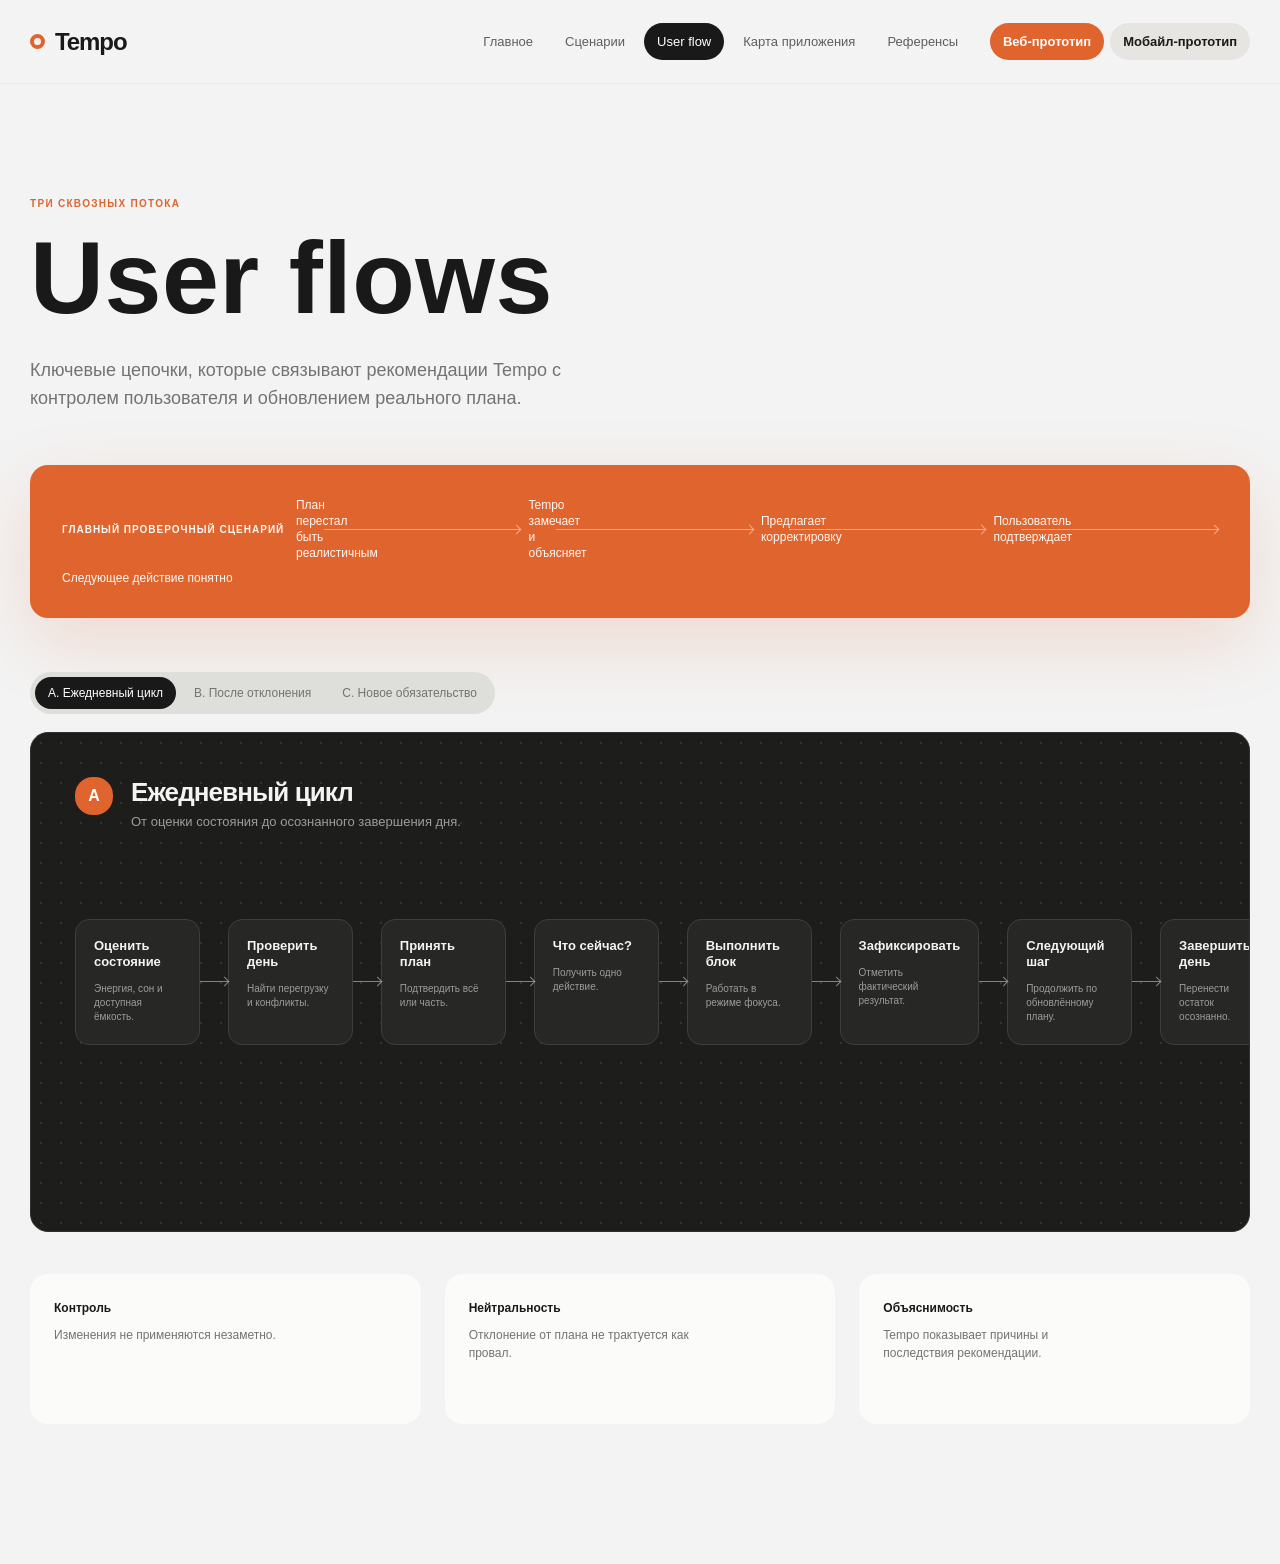
<file: flow.html>
<!doctype html>
<html lang="ru">
<head>
  <meta charset="UTF-8" />
  <meta name="viewport" content="width=device-width, initial-scale=1.0" />
  <meta name="description" content="Сквозные user flows Tempo" />
  <title>User flow - Tempo</title>
  <link rel="stylesheet" href="styles.css" />
</head>
<body>
  <header class="site-nav">
    <a class="brand" href="index.html"><span aria-hidden="true"></span>Tempo</a>
    <nav aria-label="Основная навигация"><a href="index.html">Главное</a><a href="scenarios.html">Сценарии</a><a class="active" href="flow.html">User flow</a><a href="sitemap.html">Карта приложения</a><a href="references.html">Референсы</a><a class="prototype-link" href="prototype/#signup">Веб-прототип</a><a class="prototype-link mobile-prototype-link" href="mobile/#signup">Мобайл-прототип</a></nav>
  </header>
  <main class="page-shell">
    <header class="page-title flow-heading">
      <p class="kicker">Три сквозных потока</p>
      <h1>User flows</h1>
      <p>Ключевые цепочки, которые связывают рекомендации Tempo с контролем пользователя и обновлением реального плана.</p>
    </header>

    <section class="core-callout">
      <span>Главный проверочный сценарий</span>
      <p>План перестал быть реалистичным</p><i></i><p>Tempo замечает и объясняет</p><i></i><p>Предлагает корректировку</p><i></i><p>Пользователь подтверждает</p><i></i><p>Следующее действие понятно</p>
    </section>

    <div class="flow-tabs" role="tablist" aria-label="Сквозные потоки">
      <button class="active" data-flow="daily" role="tab" aria-selected="true" type="button">A. Ежедневный цикл</button>
      <button data-flow="adapt" role="tab" aria-selected="false" type="button">B. После отклонения</button>
      <button data-flow="create" role="tab" aria-selected="false" type="button">C. Новое обязательство</button>
    </div>

    <section class="core-flow active" data-panel="daily" aria-label="Ежедневный цикл">
      <header><span>A</span><div><h2>Ежедневный цикл</h2><p>От оценки состояния до осознанного завершения дня.</p></div></header>
      <div class="core-flow-track">
        <article><b>Оценить состояние</b><p>Энергия, сон и доступная ёмкость.</p></article><i></i>
        <article><b>Проверить день</b><p>Найти перегрузку и конфликты.</p></article><i></i>
        <article><b>Принять план</b><p>Подтвердить всё или часть.</p></article><i></i>
        <article><b>Что сейчас?</b><p>Получить одно действие.</p></article><i></i>
        <article><b>Выполнить блок</b><p>Работать в режиме фокуса.</p></article><i></i>
        <article><b>Зафиксировать</b><p>Отметить фактический результат.</p></article><i></i>
        <article><b>Следующий шаг</b><p>Продолжить по обновлённому плану.</p></article><i></i>
        <article><b>Завершить день</b><p>Перенести остаток осознанно.</p></article>
      </div>
    </section>

    <section class="core-flow" data-panel="adapt" aria-label="Адаптация после отклонения">
      <header><span>B</span><div><h2>Адаптация после отклонения</h2><p>Внешнее событие не должно превращать весь день в провал.</p></div></header>
      <div class="core-flow-track short">
        <article><b>Обстоятельства изменились</b><p>Задержка, новая встреча или усталость.</p></article><i></i>
        <article><b>Обнаружить проблему</b><p>Определить затронутые задачи.</p></article><i></i>
        <article><b>Объяснить последствия</b><p>Показать, что больше не помещается.</p></article><i></i>
        <article><b>Предложить план</b><p>Собрать реалистичный остаток дня.</p></article><i></i>
        <article><b>Просмотреть изменения</b><p>Сравнить до и после.</p></article><i></i>
        <article><b>Подтвердить</b><p>Принять всё или отдельные изменения.</p></article><i></i>
        <article><b>Продолжить</b><p>Получить обновлённый следующий шаг.</p></article>
      </div>
    </section>

    <section class="core-flow" data-panel="create" aria-label="Добавление нового обязательства">
      <header><span>C</span><div><h2>Добавление нового обязательства</h2><p>Новая задача сразу проверяется на реалистичность.</p></div></header>
      <div class="core-flow-track short">
        <article><b>Создать задачу</b><p>Зафиксировать действие.</p></article><i></i>
        <article><b>Срок и длительность</b><p>Точная оценка или диапазон.</p></article><i></i>
        <article><b>Проверить ёмкость</b><p>Учесть календарь и другие задачи.</p></article><i></i>
        <article><b>Найти окно</b><p>Предложить подходящее время.</p></article><i></i>
        <article><b>Подтвердить</b><p>Принять или выбрать другое окно.</p></article><i></i>
        <article><b>Учитывать дальше</b><p>Включить в будущие рекомендации.</p></article>
      </div>
    </section>

    <section class="principles-strip" aria-label="Сквозные принципы">
      <article><span>Контроль</span><p>Изменения не применяются незаметно.</p></article>
      <article><span>Нейтральность</span><p>Отклонение от плана не трактуется как провал.</p></article>
      <article><span>Объяснимость</span><p>Tempo показывает причины и последствия рекомендации.</p></article>
    </section>
  </main>
  <script src="script.js"></script>
</body>
</html>
</file>
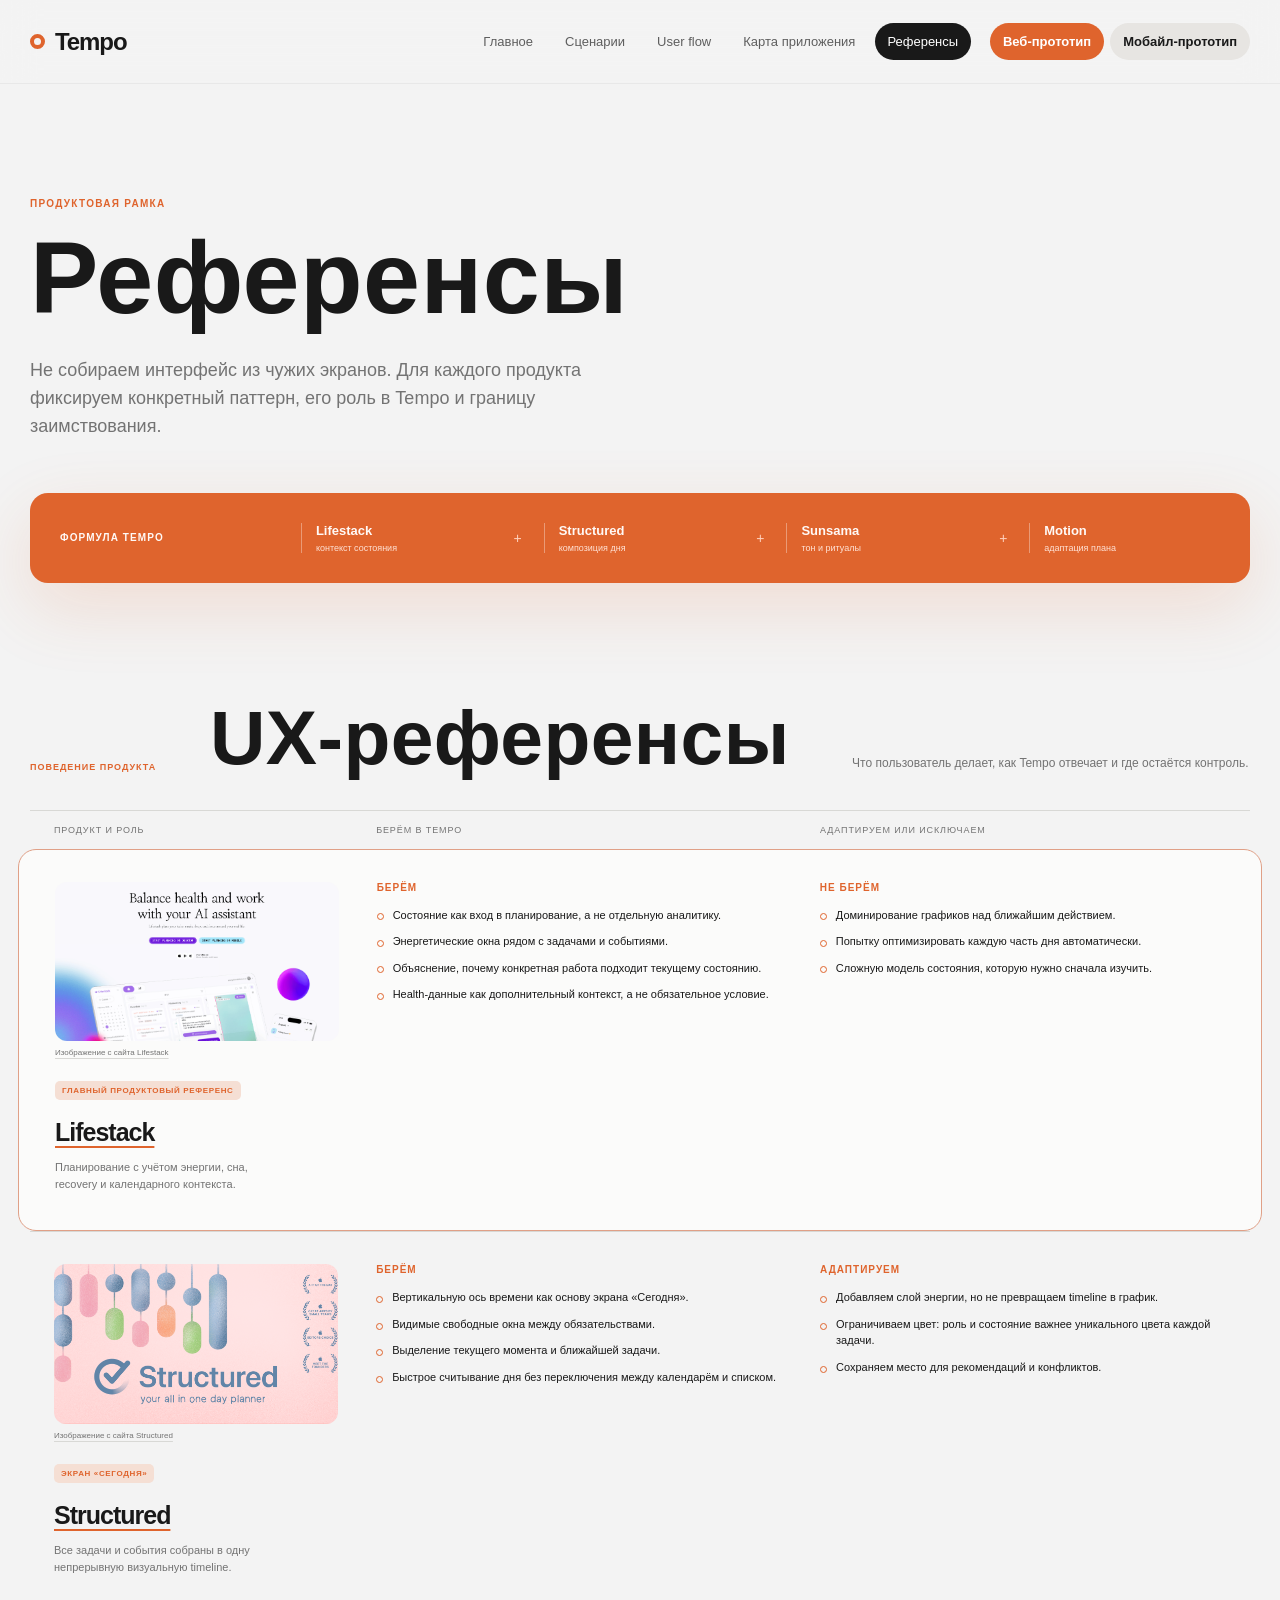
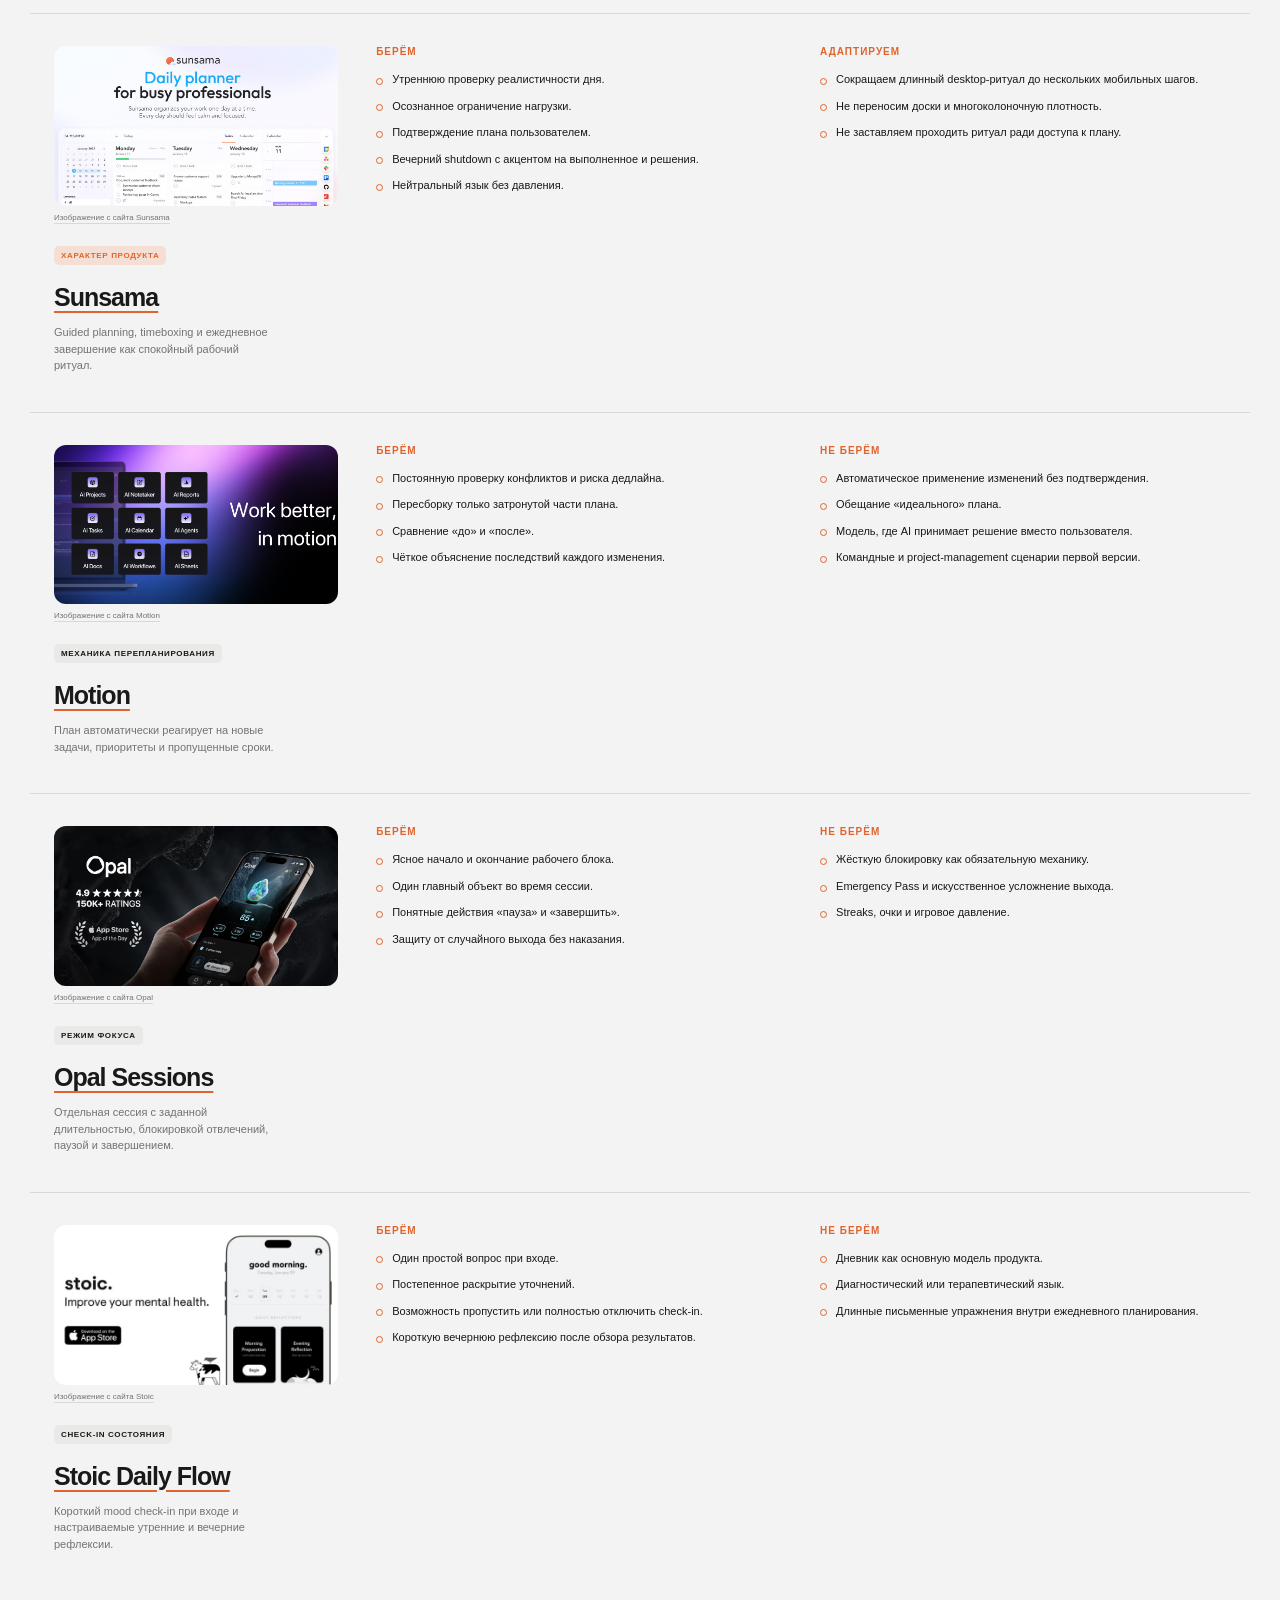
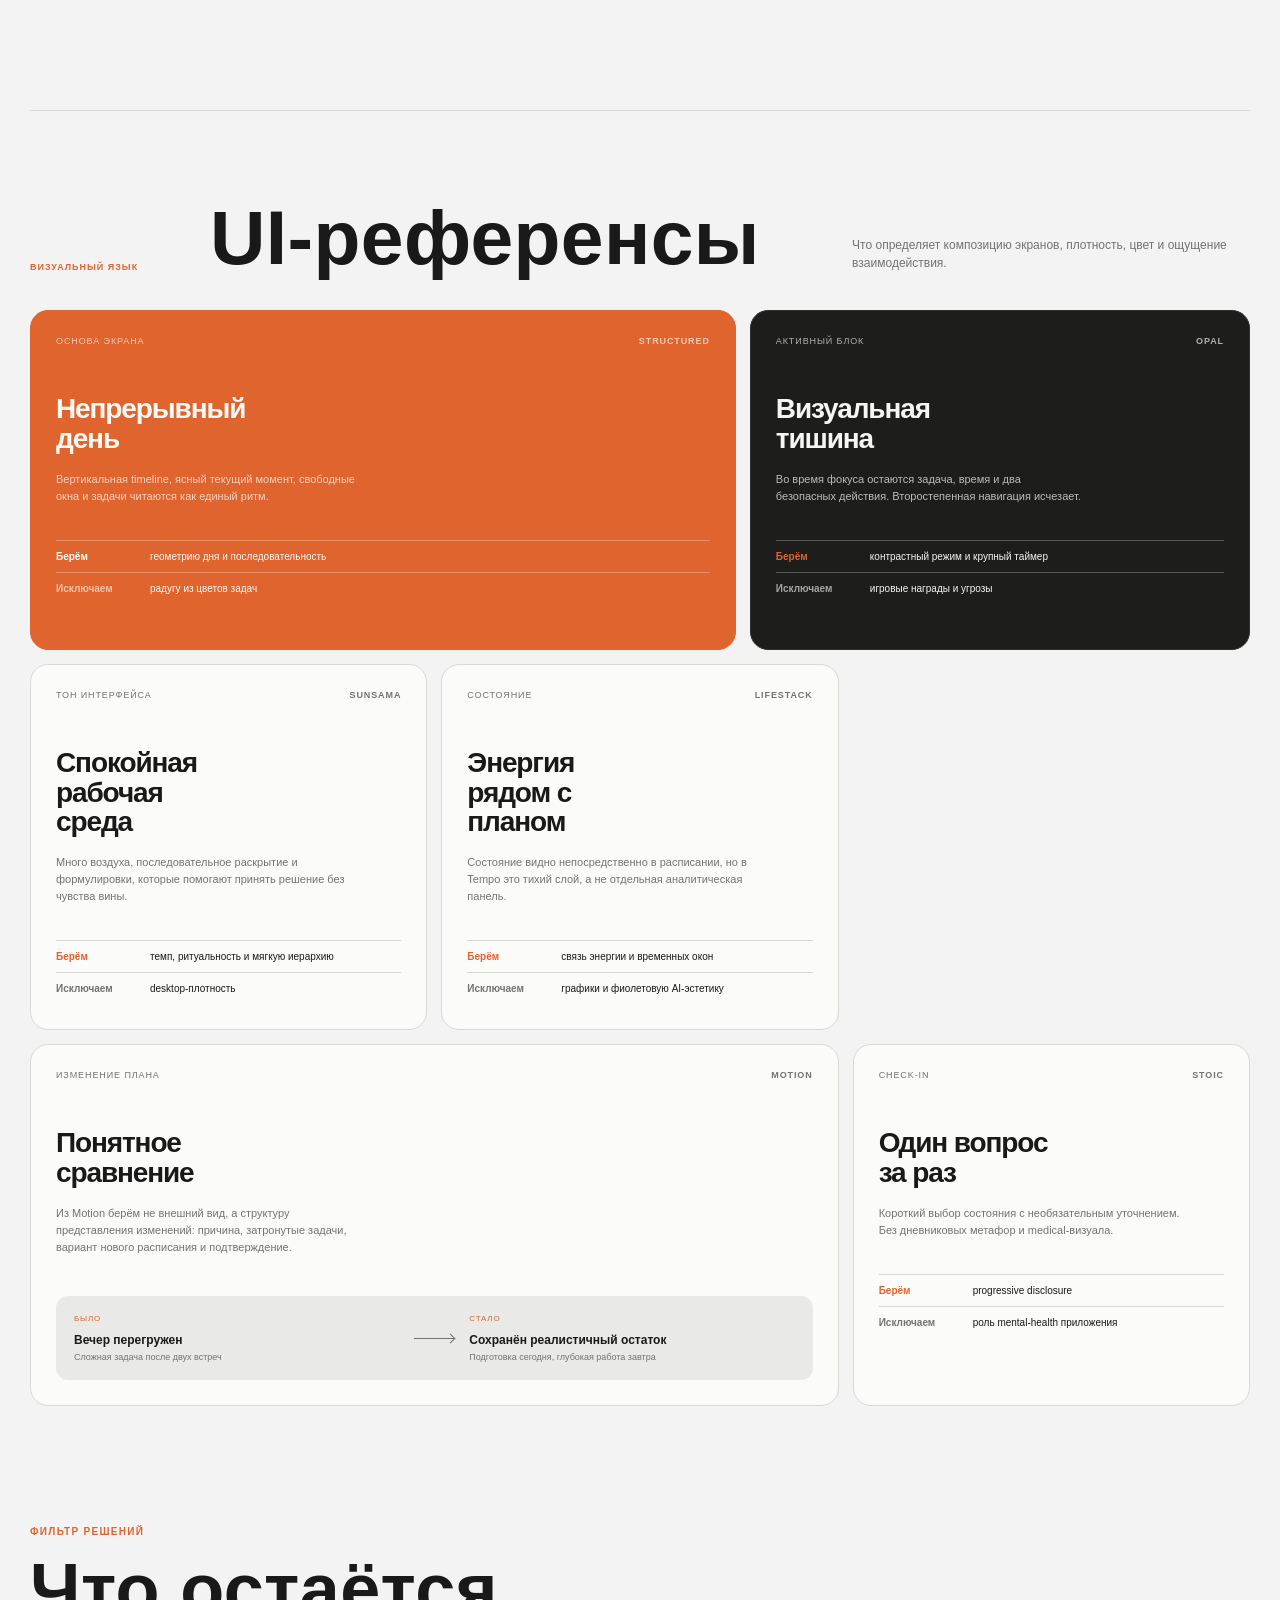
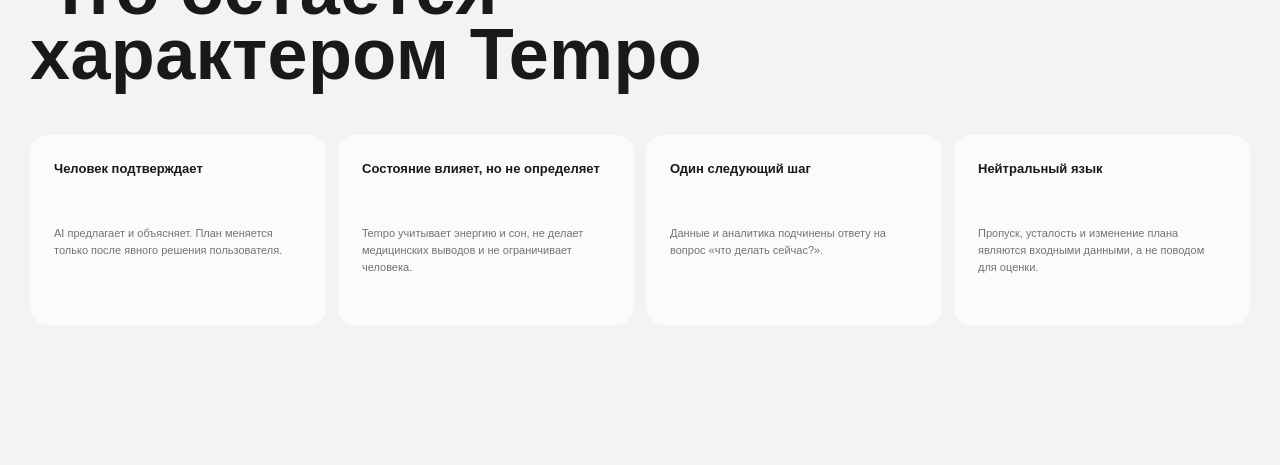
<file: references.html>
<!doctype html>
<html lang="ru">
<head>
  <meta charset="UTF-8" />
  <meta name="viewport" content="width=device-width, initial-scale=1.0" />
  <meta name="description" content="UX и UI референсы для первой версии Tempo" />
  <title>Референсы - Tempo</title>
  <link rel="stylesheet" href="styles.css" />
</head>
<body>
  <header class="site-nav">
    <a class="brand" href="index.html"><span aria-hidden="true"></span>Tempo</a>
    <nav aria-label="Основная навигация">
      <a href="index.html">Главное</a><a href="scenarios.html">Сценарии</a><a href="flow.html">User flow</a><a href="sitemap.html">Карта приложения</a><a class="active" href="references.html">Референсы</a><a class="prototype-link" href="prototype/#signup">Веб-прототип</a><a class="prototype-link mobile-prototype-link" href="mobile/#signup">Мобайл-прототип</a>
    </nav>
  </header>

  <main class="page-shell references-page">
    <header class="page-title references-heading">
      <p class="kicker">Продуктовая рамка</p>
      <h1>Референсы</h1>
      <p>Не собираем интерфейс из чужих экранов. Для каждого продукта фиксируем конкретный паттерн, его роль в Tempo и границу заимствования.</p>
    </header>

    <section class="reference-thesis" aria-label="Краткий вывод">
      <span>Формула Tempo</span>
      <div>
        <strong>Lifestack</strong><small>контекст состояния</small>
      </div>
      <i aria-hidden="true">+</i>
      <div>
        <strong>Structured</strong><small>композиция дня</small>
      </div>
      <i aria-hidden="true">+</i>
      <div>
        <strong>Sunsama</strong><small>тон и ритуалы</small>
      </div>
      <i aria-hidden="true">+</i>
      <div>
        <strong>Motion</strong><small>адаптация плана</small>
      </div>
    </section>

    <section class="reference-section ux-section" aria-labelledby="uxTitle">
      <header class="reference-section-head">
        <p>Поведение продукта</p>
        <h2 id="uxTitle">UX-референсы</h2>
        <span>Что пользователь делает, как Tempo отвечает и где остаётся контроль.</span>
      </header>

      <div class="reference-table" role="table" aria-label="UX сравнение продуктов">
        <div class="reference-table-head" role="row">
          <span>Продукт и роль</span><span>Берём в Tempo</span><span>Адаптируем или исключаем</span>
        </div>

        <article class="reference-row primary-reference" role="row">
          <div>
            <figure class="reference-preview">
              <img src="assets/references/lifestack.png" alt="Интерфейс Lifestack с расписанием и данными энергии" loading="lazy" />
              <figcaption><a href="https://lifestack.ai/" target="_blank" rel="noreferrer">Изображение с сайта Lifestack</a></figcaption>
            </figure>
            <span class="decision-label take">Главный продуктовый референс</span>
            <h3><a href="https://lifestack.ai/" target="_blank" rel="noreferrer">Lifestack</a></h3>
            <p>Планирование с учётом энергии, сна, recovery и календарного контекста.</p>
          </div>
          <div>
            <h4>Берём</h4>
            <ul><li>Состояние как вход в планирование, а не отдельную аналитику.</li><li>Энергетические окна рядом с задачами и событиями.</li><li>Объяснение, почему конкретная работа подходит текущему состоянию.</li><li>Health-данные как дополнительный контекст, а не обязательное условие.</li></ul>
          </div>
          <div>
            <h4>Не берём</h4>
            <ul><li>Доминирование графиков над ближайшим действием.</li><li>Попытку оптимизировать каждую часть дня автоматически.</li><li>Сложную модель состояния, которую нужно сначала изучить.</li></ul>
          </div>
        </article>

        <article class="reference-row" role="row">
          <div>
            <figure class="reference-preview">
              <img src="assets/references/structured.png" alt="Интерфейс планировщика Structured" loading="lazy" />
              <figcaption><a href="https://structured.app/" target="_blank" rel="noreferrer">Изображение с сайта Structured</a></figcaption>
            </figure>
            <span class="decision-label take">Экран «Сегодня»</span>
            <h3><a href="https://structured.app/" target="_blank" rel="noreferrer">Structured</a></h3>
            <p>Все задачи и события собраны в одну непрерывную визуальную timeline.</p>
          </div>
          <div>
            <h4>Берём</h4>
            <ul><li>Вертикальную ось времени как основу экрана «Сегодня».</li><li>Видимые свободные окна между обязательствами.</li><li>Выделение текущего момента и ближайшей задачи.</li><li>Быстрое считывание дня без переключения между календарём и списком.</li></ul>
          </div>
          <div>
            <h4>Адаптируем</h4>
            <ul><li>Добавляем слой энергии, но не превращаем timeline в график.</li><li>Ограничиваем цвет: роль и состояние важнее уникального цвета каждой задачи.</li><li>Сохраняем место для рекомендаций и конфликтов.</li></ul>
          </div>
        </article>

        <article class="reference-row" role="row">
          <div>
            <figure class="reference-preview">
              <img src="assets/references/sunsama.jpg" alt="Интерфейс ежедневного планирования Sunsama" loading="lazy" />
              <figcaption><a href="https://www.sunsama.com/" target="_blank" rel="noreferrer">Изображение с сайта Sunsama</a></figcaption>
            </figure>
            <span class="decision-label take">Характер продукта</span>
            <h3><a href="https://www.sunsama.com/" target="_blank" rel="noreferrer">Sunsama</a></h3>
            <p>Guided planning, timeboxing и ежедневное завершение как спокойный рабочий ритуал.</p>
          </div>
          <div>
            <h4>Берём</h4>
            <ul><li>Утреннюю проверку реалистичности дня.</li><li>Осознанное ограничение нагрузки.</li><li>Подтверждение плана пользователем.</li><li>Вечерний shutdown с акцентом на выполненное и решения.</li><li>Нейтральный язык без давления.</li></ul>
          </div>
          <div>
            <h4>Адаптируем</h4>
            <ul><li>Сокращаем длинный desktop-ритуал до нескольких мобильных шагов.</li><li>Не переносим доски и многоколоночную плотность.</li><li>Не заставляем проходить ритуал ради доступа к плану.</li></ul>
          </div>
        </article>

        <article class="reference-row" role="row">
          <div>
            <figure class="reference-preview">
              <img src="assets/references/motion.png" alt="Интерфейс AI-планировщика Motion" loading="lazy" />
              <figcaption><a href="https://www.usemotion.com/" target="_blank" rel="noreferrer">Изображение с сайта Motion</a></figcaption>
            </figure>
            <span class="decision-label adapt">Механика перепланирования</span>
            <h3><a href="https://www.usemotion.com/" target="_blank" rel="noreferrer">Motion</a></h3>
            <p>План автоматически реагирует на новые задачи, приоритеты и пропущенные сроки.</p>
          </div>
          <div>
            <h4>Берём</h4>
            <ul><li>Постоянную проверку конфликтов и риска дедлайна.</li><li>Пересборку только затронутой части плана.</li><li>Сравнение «до» и «после».</li><li>Чёткое объяснение последствий каждого изменения.</li></ul>
          </div>
          <div>
            <h4>Не берём</h4>
            <ul><li>Автоматическое применение изменений без подтверждения.</li><li>Обещание «идеального» плана.</li><li>Модель, где AI принимает решение вместо пользователя.</li><li>Командные и project-management сценарии первой версии.</li></ul>
          </div>
        </article>

        <article class="reference-row" role="row">
          <div>
            <figure class="reference-preview">
              <img src="assets/references/opal.webp" alt="Визуальный образ приложения Opal" loading="lazy" />
              <figcaption><a href="https://opalapp.com/" target="_blank" rel="noreferrer">Изображение с сайта Opal</a></figcaption>
            </figure>
            <span class="decision-label adapt">Режим фокуса</span>
            <h3><a href="https://opalapp.com/help/what-are-sessions" target="_blank" rel="noreferrer">Opal Sessions</a></h3>
            <p>Отдельная сессия с заданной длительностью, блокировкой отвлечений, паузой и завершением.</p>
          </div>
          <div>
            <h4>Берём</h4>
            <ul><li>Ясное начало и окончание рабочего блока.</li><li>Один главный объект во время сессии.</li><li>Понятные действия «пауза» и «завершить».</li><li>Защиту от случайного выхода без наказания.</li></ul>
          </div>
          <div>
            <h4>Не берём</h4>
            <ul><li>Жёсткую блокировку как обязательную механику.</li><li>Emergency Pass и искусственное усложнение выхода.</li><li>Streaks, очки и игровое давление.</li></ul>
          </div>
        </article>

        <article class="reference-row" role="row">
          <div>
            <figure class="reference-preview">
              <img src="assets/references/stoic.jpg" alt="Визуальный образ приложения Stoic" loading="lazy" />
              <figcaption><a href="https://help.getstoic.com/stoic-user-guide/mooMJC6qGFVeG62FpCwNAw/daily-journaling-flow/6f9eBdDY7m4AnbXtALLGtM" target="_blank" rel="noreferrer">Изображение с сайта Stoic</a></figcaption>
            </figure>
            <span class="decision-label adapt">Check-in состояния</span>
            <h3><a href="https://help.getstoic.com/stoic-user-guide/mooMJC6qGFVeG62FpCwNAw/daily-journaling-flow/6f9eBdDY7m4AnbXtALLGtM" target="_blank" rel="noreferrer">Stoic Daily Flow</a></h3>
            <p>Короткий mood check-in при входе и настраиваемые утренние и вечерние рефлексии.</p>
          </div>
          <div>
            <h4>Берём</h4>
            <ul><li>Один простой вопрос при входе.</li><li>Постепенное раскрытие уточнений.</li><li>Возможность пропустить или полностью отключить check-in.</li><li>Короткую вечернюю рефлексию после обзора результатов.</li></ul>
          </div>
          <div>
            <h4>Не берём</h4>
            <ul><li>Дневник как основную модель продукта.</li><li>Диагностический или терапевтический язык.</li><li>Длинные письменные упражнения внутри ежедневного планирования.</li></ul>
          </div>
        </article>
      </div>
    </section>

    <section class="reference-section ui-section" aria-labelledby="uiTitle">
      <header class="reference-section-head">
        <p>Визуальный язык</p>
        <h2 id="uiTitle">UI-референсы</h2>
        <span>Что определяет композицию экранов, плотность, цвет и ощущение взаимодействия.</span>
      </header>

      <div class="ui-reference-grid">
        <article class="ui-reference-card featured-ui">
          <div class="ui-card-top"><span>Основа экрана</span><b>Structured</b></div>
          <h3>Непрерывный день</h3>
          <p>Вертикальная timeline, ясный текущий момент, свободные окна и задачи читаются как единый ритм.</p>
          <div class="takeaway"><strong>Берём</strong><span>геометрию дня и последовательность</span></div>
          <div class="takeaway reject"><strong>Исключаем</strong><span>радугу из цветов задач</span></div>
        </article>

        <article class="ui-reference-card dark-ui">
          <div class="ui-card-top"><span>Активный блок</span><b>Opal</b></div>
          <h3>Визуальная тишина</h3>
          <p>Во время фокуса остаются задача, время и два безопасных действия. Второстепенная навигация исчезает.</p>
          <div class="takeaway"><strong>Берём</strong><span>контрастный режим и крупный таймер</span></div>
          <div class="takeaway reject"><strong>Исключаем</strong><span>игровые награды и угрозы</span></div>
        </article>

        <article class="ui-reference-card">
          <div class="ui-card-top"><span>Тон интерфейса</span><b>Sunsama</b></div>
          <h3>Спокойная рабочая среда</h3>
          <p>Много воздуха, последовательное раскрытие и формулировки, которые помогают принять решение без чувства вины.</p>
          <div class="takeaway"><strong>Берём</strong><span>темп, ритуальность и мягкую иерархию</span></div>
          <div class="takeaway reject"><strong>Исключаем</strong><span>desktop-плотность</span></div>
        </article>

        <article class="ui-reference-card">
          <div class="ui-card-top"><span>Состояние</span><b>Lifestack</b></div>
          <h3>Энергия рядом с планом</h3>
          <p>Состояние видно непосредственно в расписании, но в Tempo это тихий слой, а не отдельная аналитическая панель.</p>
          <div class="takeaway"><strong>Берём</strong><span>связь энергии и временных окон</span></div>
          <div class="takeaway reject"><strong>Исключаем</strong><span>графики и фиолетовую AI-эстетику</span></div>
        </article>

        <article class="ui-reference-card wide-ui">
          <div class="ui-card-top"><span>Изменение плана</span><b>Motion</b></div>
          <h3>Понятное сравнение</h3>
          <p>Из Motion берём не внешний вид, а структуру представления изменений: причина, затронутые задачи, вариант нового расписания и подтверждение.</p>
          <div class="before-after">
            <div><span>Было</span><strong>Вечер перегружен</strong><small>Сложная задача после двух встреч</small></div>
            <i aria-hidden="true"></i>
            <div><span>Стало</span><strong>Сохранён реалистичный остаток</strong><small>Подготовка сегодня, глубокая работа завтра</small></div>
          </div>
        </article>

        <article class="ui-reference-card">
          <div class="ui-card-top"><span>Check-in</span><b>Stoic</b></div>
          <h3>Один вопрос за раз</h3>
          <p>Короткий выбор состояния с необязательным уточнением. Без дневниковых метафор и medical-визуала.</p>
          <div class="takeaway"><strong>Берём</strong><span>progressive disclosure</span></div>
          <div class="takeaway reject"><strong>Исключаем</strong><span>роль mental-health приложения</span></div>
        </article>
      </div>
    </section>

    <section class="reference-principles" aria-labelledby="principlesReferenceTitle">
      <header>
        <p class="kicker">Фильтр решений</p>
        <h2 id="principlesReferenceTitle">Что остаётся характером Tempo</h2>
      </header>
      <div>
        <article><strong>Человек подтверждает</strong><p>AI предлагает и объясняет. План меняется только после явного решения пользователя.</p></article>
        <article><strong>Состояние влияет, но не определяет</strong><p>Tempo учитывает энергию и сон, не делает медицинских выводов и не ограничивает человека.</p></article>
        <article><strong>Один следующий шаг</strong><p>Данные и аналитика подчинены ответу на вопрос «что делать сейчас?».</p></article>
        <article><strong>Нейтральный язык</strong><p>Пропуск, усталость и изменение плана являются входными данными, а не поводом для оценки.</p></article>
      </div>
    </section>
  </main>
</body>
</html>
</file>
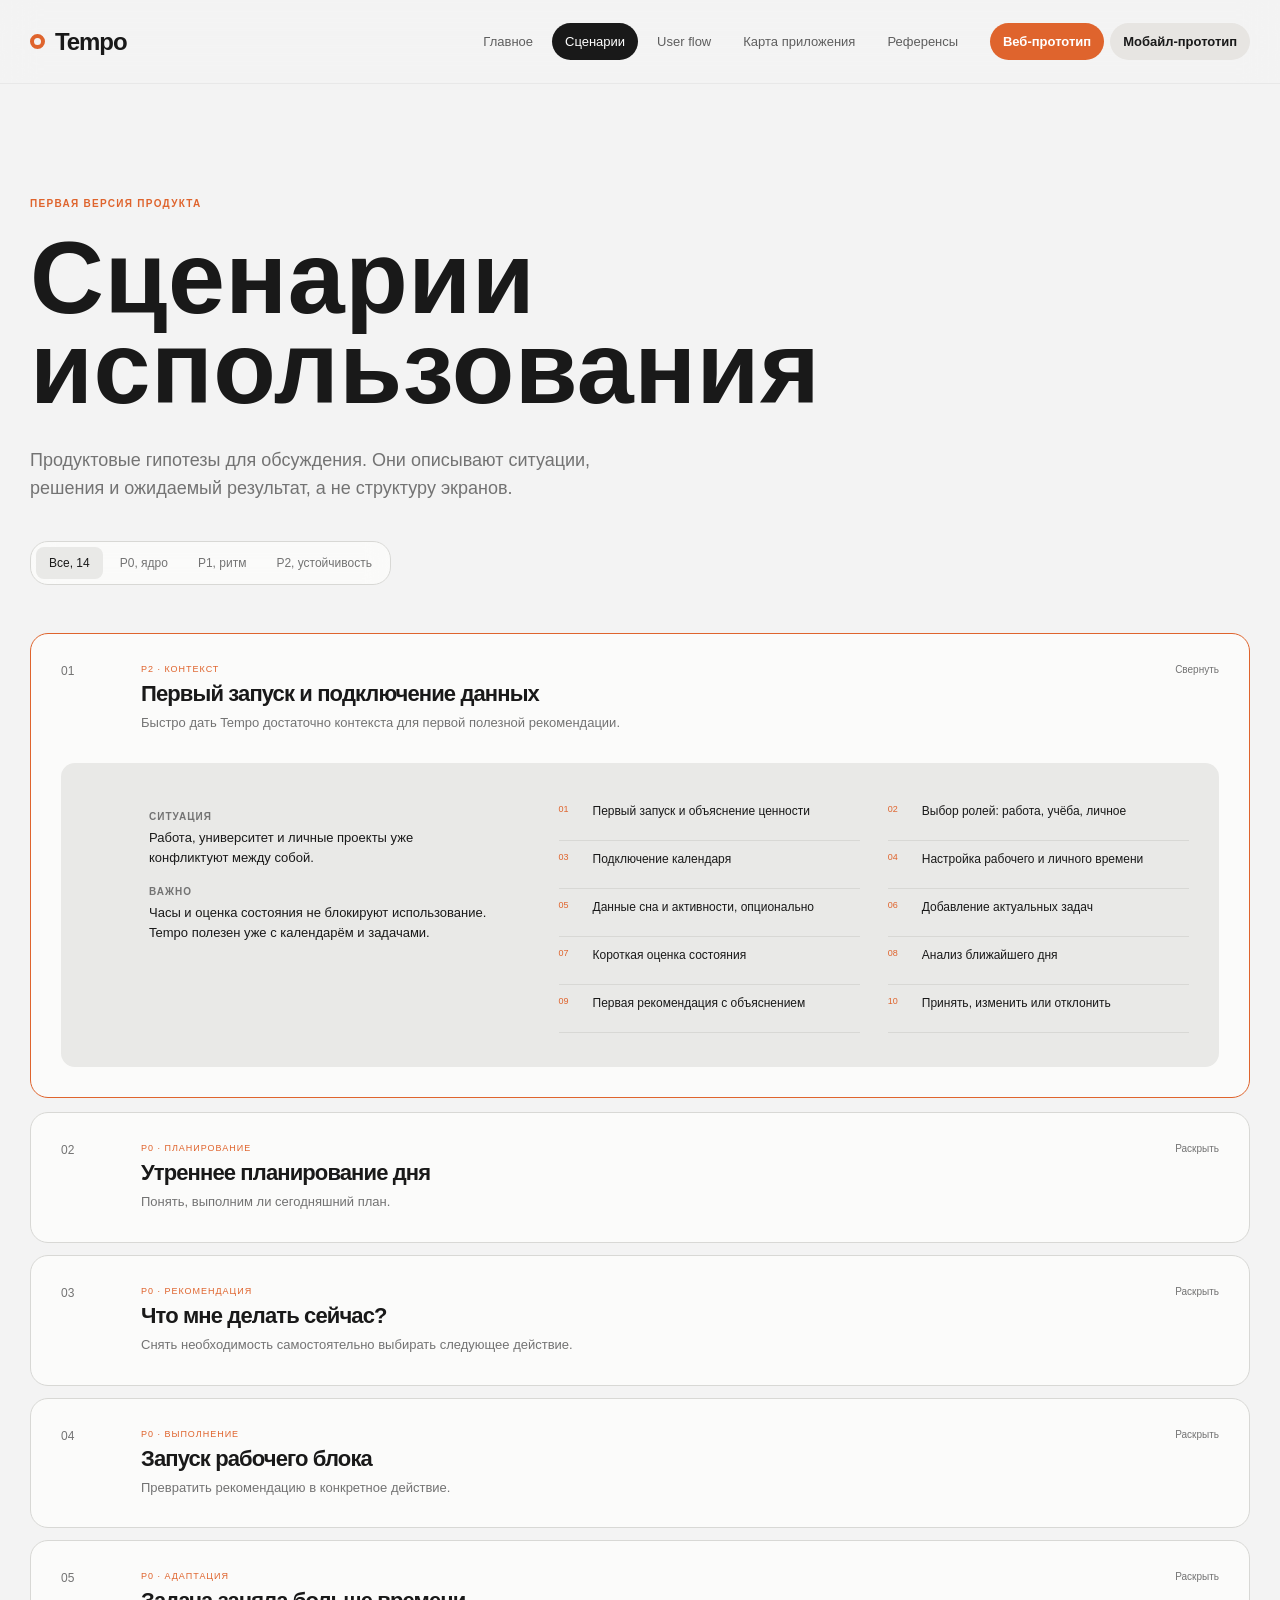
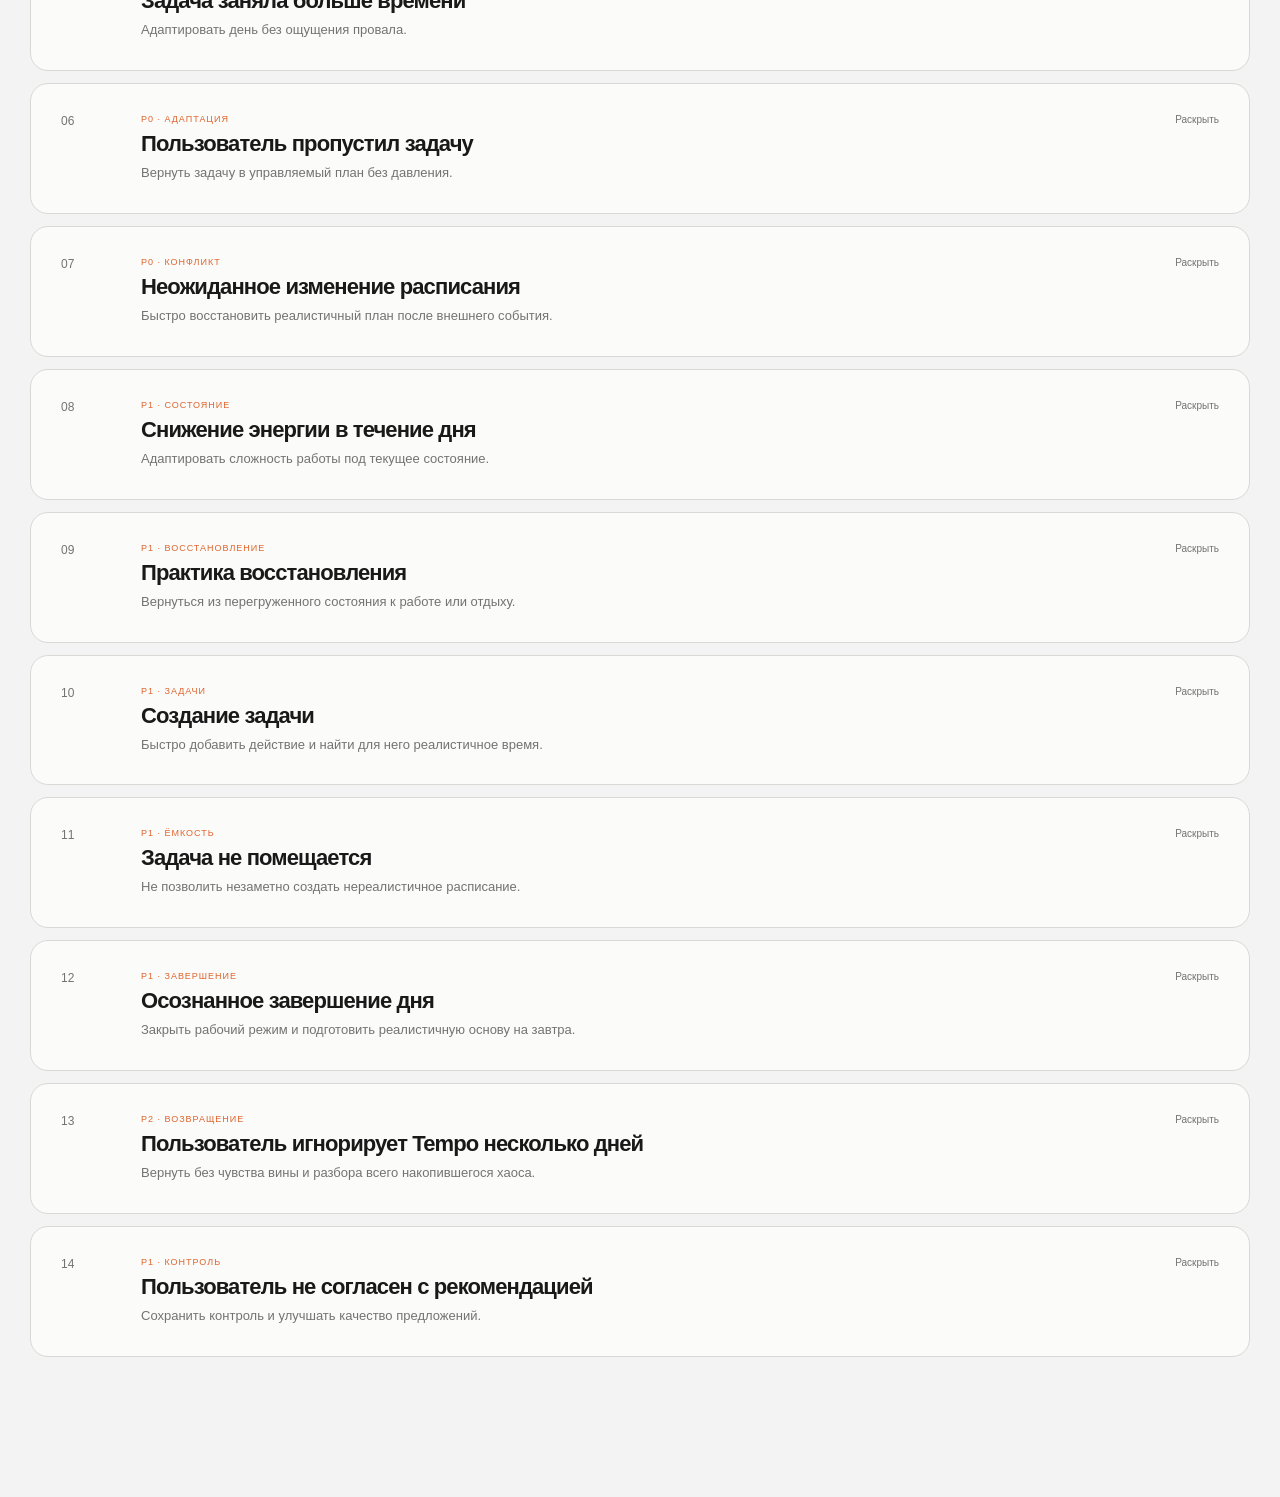
<file: scenarios.html>
<!doctype html>
<html lang="ru">
<head>
  <meta charset="UTF-8" />
  <meta name="viewport" content="width=device-width, initial-scale=1.0" />
  <meta name="description" content="Пользовательские сценарии первой версии Tempo" />
  <title>Сценарии - Tempo</title>
  <link rel="stylesheet" href="styles.css" />
</head>
<body>
  <header class="site-nav">
    <a class="brand" href="index.html"><span aria-hidden="true"></span>Tempo</a>
    <nav aria-label="Основная навигация">
      <a href="index.html">Главное</a><a class="active" href="scenarios.html">Сценарии</a><a href="flow.html">User flow</a><a href="sitemap.html">Карта приложения</a><a href="references.html">Референсы</a><a class="prototype-link" href="prototype/#signup">Веб-прототип</a><a class="prototype-link mobile-prototype-link" href="mobile/#signup">Мобайл-прототип</a>
    </nav>
  </header>

  <main class="page-shell">
    <header class="page-title scenario-title">
      <p class="kicker">Первая версия продукта</p>
      <h1>Сценарии использования</h1>
      <p>Продуктовые гипотезы для обсуждения. Они описывают ситуации, решения и ожидаемый результат, а не структуру экранов.</p>
    </header>

    <div class="priority-filter" role="group" aria-label="Фильтр приоритета">
      <button class="active" data-priority="all" type="button">Все, 14</button>
      <button data-priority="p0" type="button">P0, ядро</button>
      <button data-priority="p1" type="button">P1, ритм</button>
      <button data-priority="p2" type="button">P2, устойчивость</button>
    </div>

    <section class="scenario-catalog" aria-label="Каталог сценариев">
      <details class="scenario-item" data-priority="p2" open>
        <summary><span class="scenario-number">01</span><span><small>P2 · Контекст</small><strong>Первый запуск и подключение данных</strong><em>Быстро дать Tempo достаточно контекста для первой полезной рекомендации.</em></span><b>Раскрыть</b></summary>
        <div class="scenario-content">
          <div><h3>Ситуация</h3><p>Работа, университет и личные проекты уже конфликтуют между собой.</p><h3>Важно</h3><p>Часы и оценка состояния не блокируют использование. Tempo полезен уже с календарём и задачами.</p></div>
          <ol><li>Первый запуск и объяснение ценности</li><li>Выбор ролей: работа, учёба, личное</li><li>Подключение календаря</li><li>Настройка рабочего и личного времени</li><li>Данные сна и активности, опционально</li><li>Добавление актуальных задач</li><li>Короткая оценка состояния</li><li>Анализ ближайшего дня</li><li>Первая рекомендация с объяснением</li><li>Принять, изменить или отклонить</li></ol>
        </div>
      </details>

      <details class="scenario-item" data-priority="p0">
        <summary><span class="scenario-number">02</span><span><small>P0 · Планирование</small><strong>Утреннее планирование дня</strong><em>Понять, выполним ли сегодняшний план.</em></span><b>Раскрыть</b></summary>
        <div class="scenario-content">
          <div><h3>Ситуация</h3><p>Плохой сон, в календаре работа, пары и личная задача вечером.</p><h3>Пример</h3><p>Вечерняя сложная задача может оказаться нереалистичной. Tempo предлагает перенести её и оставить короткую подготовку.</p></div>
          <ol><li>Открытие Tempo утром</li><li>Краткая картина дня</li><li>Оценка энергии и состояния</li><li>Сопоставление сна, задач и времени</li><li>Определение риска перегрузки</li><li>Проблемные места и корректировка</li><li>Просмотр последствий</li><li>Принять всё, часть, изменить или отклонить</li><li>Подтверждённый план и первое действие</li></ol>
        </div>
      </details>

      <details class="scenario-item" data-priority="p0">
        <summary><span class="scenario-number">03</span><span><small>P0 · Рекомендация</small><strong>Что мне делать сейчас?</strong><em>Снять необходимость самостоятельно выбирать следующее действие.</em></span><b>Раскрыть</b></summary>
        <div class="scenario-content"><div><h3>Ситуация</h3><p>Появилось 50 минут между встречами, а в списке много задач с разными сроками.</p><h3>Принцип</h3><p>Отказ пользователя является полезным сигналом, а не ошибкой.</p></div><ol><li>Определение доступного окна</li><li>Анализ сроков, длительности, состояния и переносов</li><li>Одно основное действие</li><li>Объяснение выбора</li><li>Альтернативы при необходимости</li><li>Принять, выбрать другое или указать «не подходит»</li><li>Изменить доступное время при необходимости</li><li>Запустить рабочий блок</li></ol></div>
      </details>

      <details class="scenario-item" data-priority="p0">
        <summary><span class="scenario-number">04</span><span><small>P0 · Выполнение</small><strong>Запуск рабочего блока</strong><em>Превратить рекомендацию в конкретное действие.</em></span><b>Раскрыть</b></summary>
        <div class="scenario-content"><div><h3>Ситуация</h3><p>Пользователь принимает предложенную задачу и начинает работу.</p><h3>После блока</h3><p>Завершено, нужно ещё время, возникла проблема или пользователь не хочет продолжать сейчас.</p></div><ol><li>Выбор задачи</li><li>Подтверждение длительности</li><li>Запуск режима фокуса</li><li>Текущая задача и время</li><li>Пауза или досрочное завершение</li><li>Окончание блока</li><li>Фиксация результата</li><li>Явное подтверждение изменений плана</li></ol></div>
      </details>

      <details class="scenario-item" data-priority="p0">
        <summary><span class="scenario-number">05</span><span><small>P0 · Адаптация</small><strong>Задача заняла больше времени</strong><em>Адаптировать день без ощущения провала.</em></span><b>Раскрыть</b></summary>
        <div class="scenario-content"><div><h3>Ситуация</h3><p>Задача была рассчитана на час, но через час ещё не закончена.</p><h3>Принцип</h3><p>Ошибочная оценка времени не трактуется как недостаток дисциплины.</p></div><ol><li>Конец запланированного блока</li><li>Отметка «нужно ещё время»</li><li>Оценка остатка дня</li><li>Продолжить сейчас или добавить блок позже</li><li>Перенести менее важную задачу</li><li>Остановиться и сохранить прогресс</li><li>Показать последствия</li><li>Обновить план после выбора</li></ol></div>
      </details>

      <details class="scenario-item" data-priority="p0">
        <summary><span class="scenario-number">06</span><span><small>P0 · Адаптация</small><strong>Пользователь пропустил задачу</strong><em>Вернуть задачу в управляемый план без давления.</em></span><b>Раскрыть</b></summary>
        <div class="scenario-content"><div><h3>Ситуация</h3><p>Время задачи прошло, но пользователь её не начал.</p><h3>Тон</h3><p>«Задача не началась», а не «Вы снова пропустили задачу».</p></div><ol><li>Tempo замечает пропуск</li><li>Ждёт подходящего момента</li><li>Уточняет актуальность</li><li>Начать сейчас или найти другое окно</li><li>Перенести, сократить или разбить</li><li>При необходимости отменить</li><li>Показать влияние на сроки и нагрузку</li><li>Обновить график после решения</li></ol></div>
      </details>

      <details class="scenario-item" data-priority="p0">
        <summary><span class="scenario-number">07</span><span><small>P0 · Конфликт</small><strong>Неожиданное изменение расписания</strong><em>Быстро восстановить реалистичный план после внешнего события.</em></span><b>Раскрыть</b></summary>
        <div class="scenario-content"><div><h3>Ситуация</h3><p>Встреча затянулась на час или в календаре появилась срочная задача.</p></div><ol><li>Изменение календаря</li><li>Обнаружение конфликта</li><li>Определение затронутых задач</li><li>Объяснение, почему план не помещается</li><li>Новый вариант остатка дня</li><li>Просмотр изменений</li><li>Принять всё, часть или перестроить вручную</li><li>Получить следующее действие</li></ol></div>
      </details>

      <details class="scenario-item" data-priority="p1">
        <summary><span class="scenario-number">08</span><span><small>P1 · Состояние</small><strong>Снижение энергии в течение дня</strong><em>Адаптировать сложность работы под текущее состояние.</em></span><b>Раскрыть</b></summary>
        <div class="scenario-content"><div><h3>Ситуация</h3><p>После нескольких часов работы пользователь чувствует усталость.</p><h3>Ограничение</h3><p>Tempo не делает медицинских выводов и не сообщает, что пользователь «не способен» выполнить задачу.</p></div><ol><li>Обновление состояния или мягкая проверка</li><li>Фиксация снижения энергии</li><li>Сравнение с оставшимися задачами</li><li>Пауза или более лёгкая задача</li><li>Сокращённый фокус-блок</li><li>Перенос глубокой работы</li><li>При необходимости завершение дня</li><li>Адаптация остатка дня</li></ol></div>
      </details>

      <details class="scenario-item" data-priority="p1">
        <summary><span class="scenario-number">09</span><span><small>P1 · Восстановление</small><strong>Практика восстановления</strong><em>Вернуться из перегруженного состояния к работе или отдыху.</em></span><b>Раскрыть</b></summary>
        <div class="scenario-content"><div><h3>Ситуация</h3><p>После нескольких встреч пользователь не может сосредоточиться на сложной задаче.</p><h3>Принцип</h3><p>Практика встроена в ритм дня и связана с планом, а не вынесена в отдельный wellness-раздел.</p></div><ol><li>Tempo замечает нагрузку или пользователь просит паузу</li><li>Подходящие по времени практики</li><li>Выбор практики</li><li>Короткая сессия</li><li>Оценка состояния, опционально</li><li>Возврат к задаче или корректировка плана</li></ol></div>
      </details>

      <details class="scenario-item" data-priority="p1">
        <summary><span class="scenario-number">10</span><span><small>P1 · Задачи</small><strong>Создание задачи</strong><em>Быстро добавить действие и найти для него реалистичное время.</em></span><b>Раскрыть</b></summary>
        <div class="scenario-content"><div><h3>Ситуация</h3><p>Во время работы пользователь вспоминает об университетском задании.</p><h3>Гибкость</h3><p>Если длительность неизвестна, Tempo использует диапазон и уточняет оценку по истории.</p></div><ol><li>Быстрое добавление и название</li><li>Срок и приблизительная длительность</li><li>Приоритет или роль</li><li>Проверка времени до дедлайна</li><li>Предложение подходящего окна</li><li>Подтверждение или выбор другого</li><li>Задача появляется в плане</li></ol></div>
      </details>

      <details class="scenario-item" data-priority="p1">
        <summary><span class="scenario-number">11</span><span><small>P1 · Ёмкость</small><strong>Задача не помещается</strong><em>Не позволить незаметно создать нереалистичное расписание.</em></span><b>Раскрыть</b></summary>
        <div class="scenario-content"><div><h3>Ситуация</h3><p>Трёхчасовая задача добавляется на уже перегруженный день.</p><h3>Контроль</h3><p>Перегрузить день можно осознанно, если последствия показаны явно.</p></div><ol><li>Создание задачи</li><li>Проверка ёмкости дня</li><li>Обнаружение и объяснение конфликта</li><li>Другой день или несколько блоков</li><li>Перенос менее приоритетной задачи</li><li>Сокращение объёма</li><li>Сохранение без времени</li><li>Выбор решения и обновление плана</li></ol></div>
      </details>

      <details class="scenario-item" data-priority="p1">
        <summary><span class="scenario-number">12</span><span><small>P1 · Завершение</small><strong>Осознанное завершение дня</strong><em>Закрыть рабочий режим и подготовить реалистичную основу на завтра.</em></span><b>Раскрыть</b></summary>
        <div class="scenario-content"><div><h3>Ситуация</h3><p>Часть задач завершена, часть осталась, пользователь устал.</p><h3>Акцент</h3><p>В центре выполненное и принятые решения, а не количество пропусков.</p></div><ol><li>Предложение завершить день</li><li>Обзор выполненного</li><li>Незавершённые задачи и варианты переноса</li><li>Подтверждение или корректировка</li><li>Короткая заметка при необходимости</li><li>Предварительная нагрузка завтра</li><li>Завершение рабочего дня</li></ol></div>
      </details>

      <details class="scenario-item" data-priority="p2">
        <summary><span class="scenario-number">13</span><span><small>P2 · Возвращение</small><strong>Пользователь игнорирует Tempo несколько дней</strong><em>Вернуть без чувства вины и разбора всего накопившегося хаоса.</em></span><b>Раскрыть</b></summary>
        <div class="scenario-content"><div><h3>Принцип</h3><p>Не нужно заставлять пользователя сначала обрабатывать весь накопившийся список.</p></div><ol><li>Возвращение и нейтральное обновление контекста</li><li>Проверка актуальности старых задач</li><li>Группировка просроченного</li><li>Оставить, перенести или убрать из активного</li><li>При необходимости разобрать позже</li><li>План только на ближайший день</li><li>Рекомендация следующего действия</li></ol></div>
      </details>

      <details class="scenario-item" data-priority="p1">
        <summary><span class="scenario-number">14</span><span><small>P1 · Контроль</small><strong>Пользователь не согласен с рекомендацией</strong><em>Сохранить контроль и улучшать качество предложений.</em></span><b>Раскрыть</b></summary>
        <div class="scenario-content"><div><h3>Причины</h3><p>Мало энергии, задача неактуальна, другой контекст, неверная длительность или просто нет желания сейчас.</p><h3>Важно</h3><p>Объяснение причины опционально, чтобы Tempo не превращался в постоянный опросник.</p></div><ol><li>Tempo предлагает действие</li><li>Пользователь выбирает «не подходит»</li><li>При желании указывает причину</li><li>Tempo предлагает альтернативу</li><li>Причина становится сигналом для будущих рекомендаций</li></ol></div>
      </details>
    </section>
  </main>
  <script src="script.js"></script>
</body>
</html>
</file>
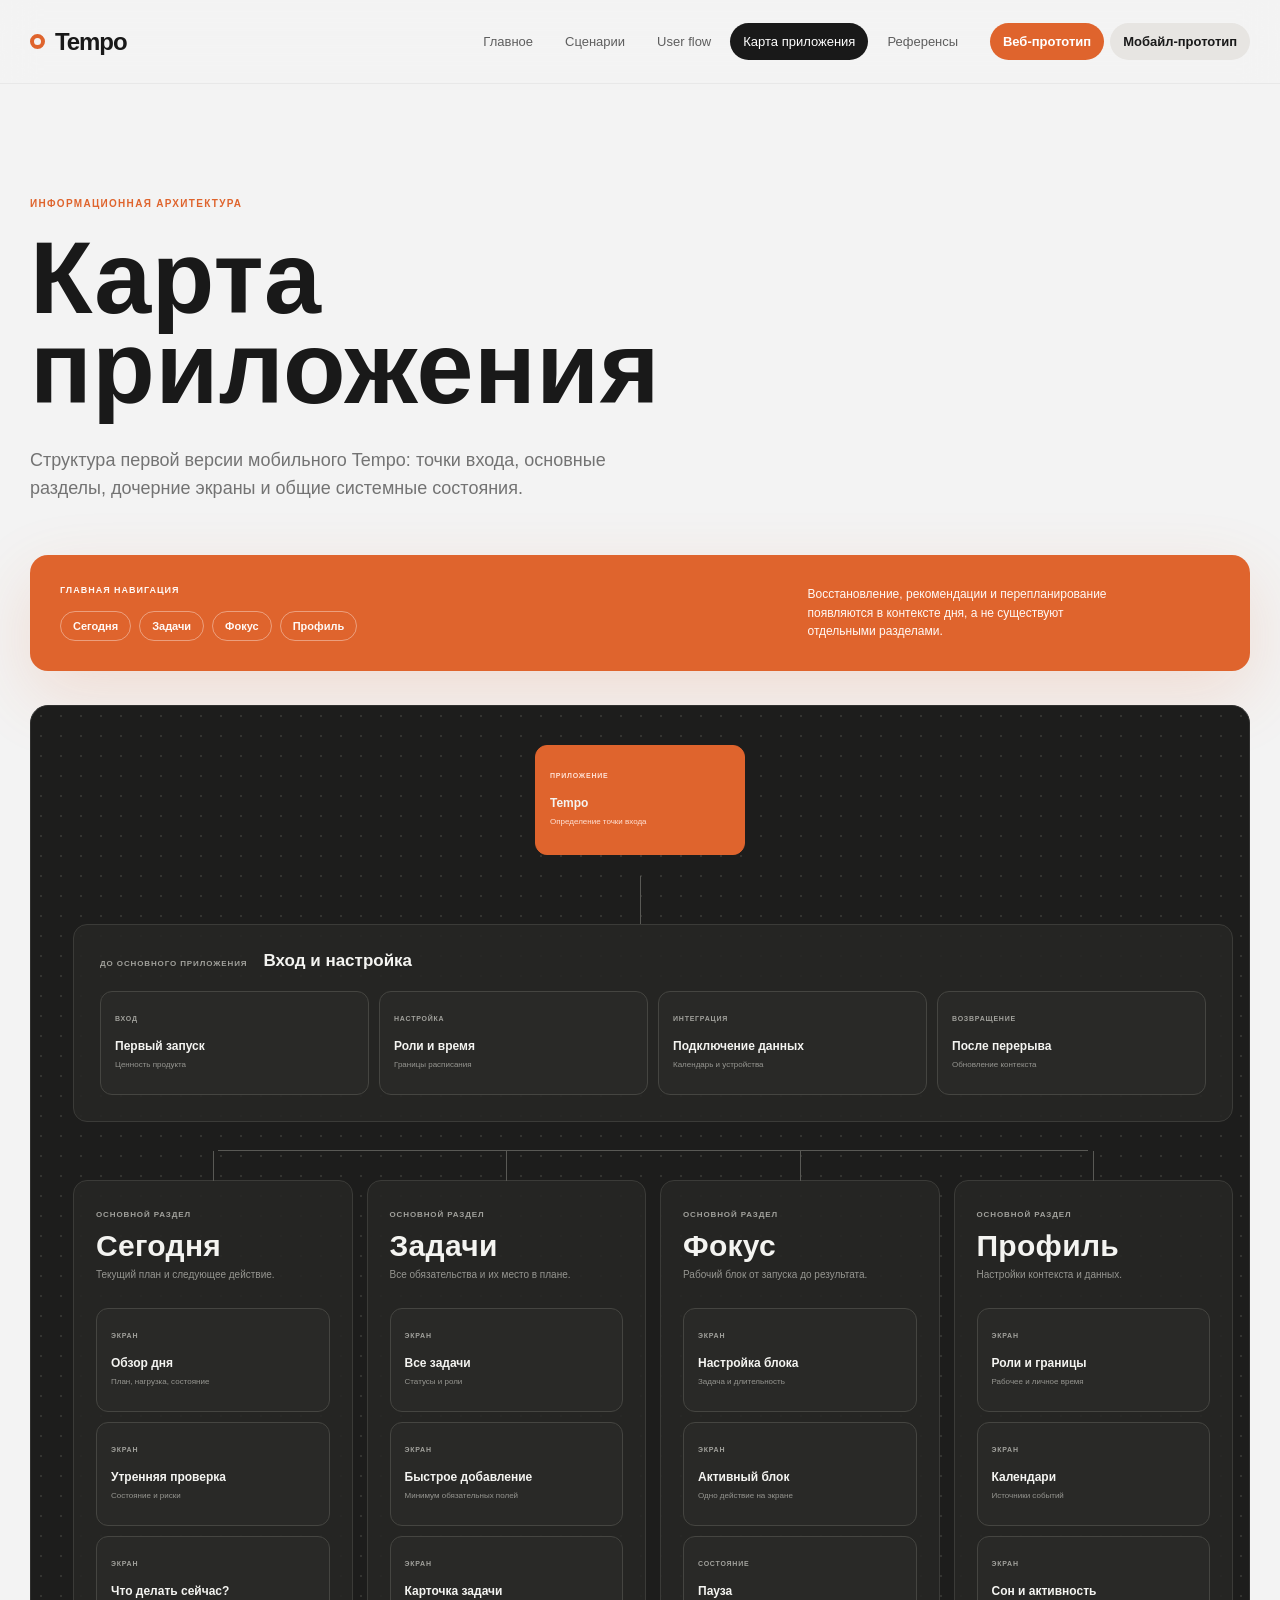
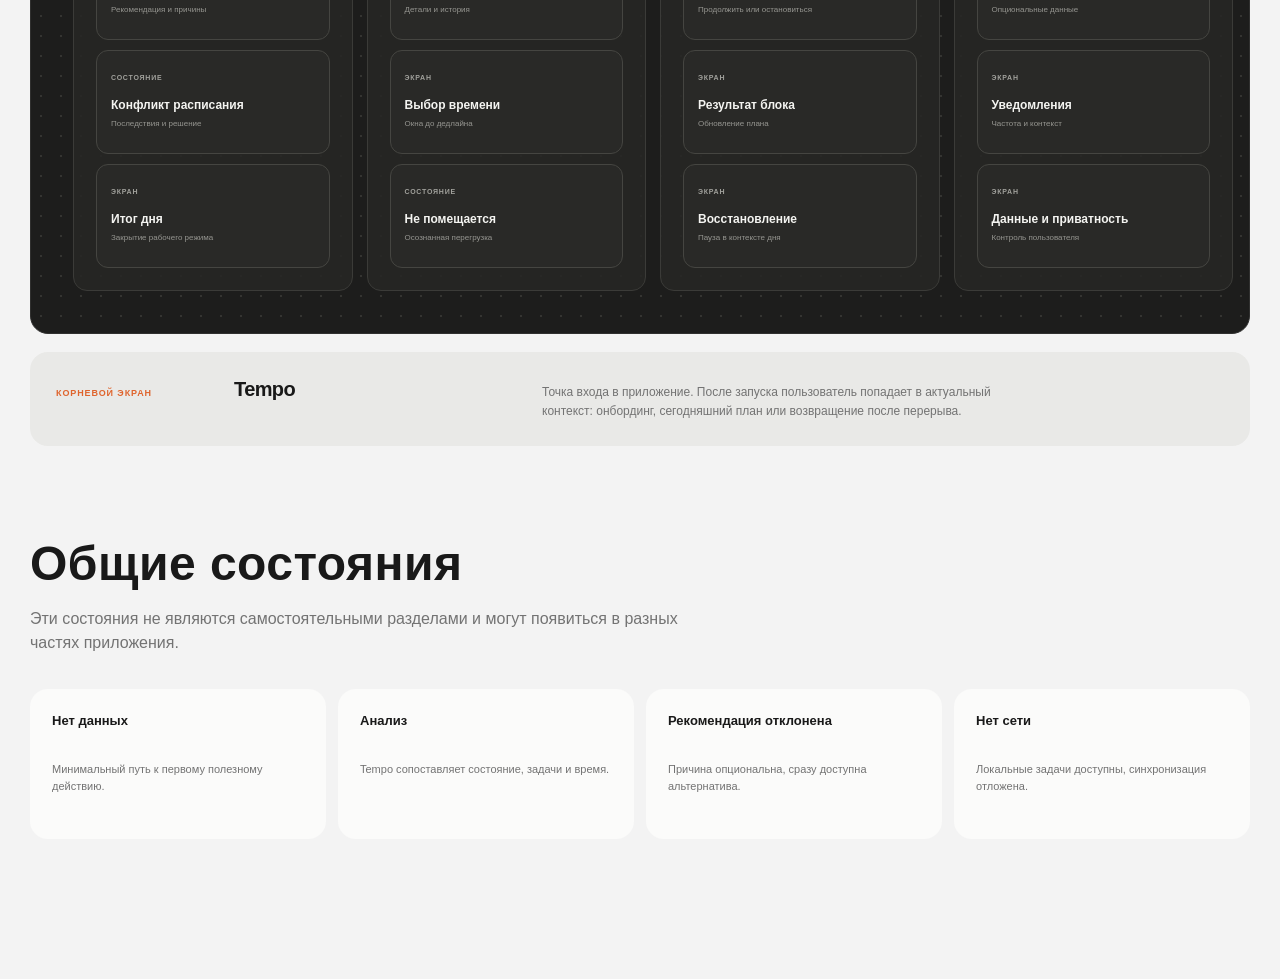
<file: sitemap.html>
<!doctype html>
<html lang="ru">
<head>
  <meta charset="UTF-8" />
  <meta name="viewport" content="width=device-width, initial-scale=1.0" />
  <meta name="description" content="Карта мобильного приложения Tempo" />
  <title>Карта приложения - Tempo</title>
  <link rel="stylesheet" href="styles.css" />
</head>
<body>
  <header class="site-nav">
    <a class="brand" href="index.html"><span aria-hidden="true"></span>Tempo</a>
    <nav aria-label="Основная навигация">
      <a href="index.html">Главное</a><a href="scenarios.html">Сценарии</a><a href="flow.html">User flow</a><a class="active" href="sitemap.html">Карта приложения</a><a href="references.html">Референсы</a><a class="prototype-link" href="prototype/#signup">Веб-прототип</a><a class="prototype-link mobile-prototype-link" href="mobile/#signup">Мобайл-прототип</a>
    </nav>
  </header>

  <main class="page-shell sitemap-page">
    <header class="page-title sitemap-heading">
      <p class="kicker">Информационная архитектура</p>
      <h1>Карта приложения</h1>
      <p>Структура первой версии мобильного Tempo: точки входа, основные разделы, дочерние экраны и общие системные состояния.</p>
    </header>

    <section class="map-overview" aria-label="Принцип навигации">
      <div>
        <span>Главная навигация</span>
        <strong>Сегодня</strong><strong>Задачи</strong><strong>Фокус</strong><strong>Профиль</strong>
      </div>
      <p>Восстановление, рекомендации и перепланирование появляются в контексте дня, а не существуют отдельными разделами.</p>
    </section>

    <section class="app-map" aria-label="Структура экранов Tempo">
      <div class="map-root">
        <button class="map-node root-node selected" type="button" data-type="Корневой экран" data-title="Tempo" data-text="Точка входа в приложение. После запуска пользователь попадает в актуальный контекст: онбординг, сегодняшний план или возвращение после перерыва.">
          <span>Приложение</span><strong>Tempo</strong><small>Определение точки входа</small>
        </button>
      </div>

      <div class="map-branch onboarding-branch">
        <div class="map-section-title"><span>До основного приложения</span><strong>Вход и настройка</strong></div>
        <div class="map-node-list">
          <button class="map-node" type="button" data-type="Сценарий входа" data-title="Первый запуск" data-text="Краткое объяснение ценности Tempo и переход к минимальной настройке."><span>Вход</span><strong>Первый запуск</strong><small>Ценность продукта</small></button>
          <button class="map-node" type="button" data-type="Настройка" data-title="Роли и время" data-text="Выбор ролей: работа, учёба, личное. Настройка рабочего и личного времени."><span>Настройка</span><strong>Роли и время</strong><small>Границы расписания</small></button>
          <button class="map-node" type="button" data-type="Интеграция" data-title="Подключение данных" data-text="Календарь обязателен для полного контекста. Сон, активность и устройства подключаются опционально."><span>Интеграция</span><strong>Подключение данных</strong><small>Календарь и устройства</small></button>
          <button class="map-node" type="button" data-type="Возвращение" data-title="Возврат после перерыва" data-text="Нейтральное обновление контекста и построение плана на ближайший день без обязательного разбора всего накопившегося."><span>Возвращение</span><strong>После перерыва</strong><small>Обновление контекста</small></button>
        </div>
      </div>

      <div class="map-main-sections">
        <article class="map-column today-column">
          <header><span>Основной раздел</span><h2>Сегодня</h2><p>Текущий план и следующее действие.</p></header>
          <div class="map-node-list">
            <button class="map-node" type="button" data-type="Главный экран" data-title="Обзор дня" data-text="События, задачи, состояние, доступная ёмкость и ближайшее действие в одном обзоре."><span>Экран</span><strong>Обзор дня</strong><small>План, нагрузка, состояние</small></button>
            <button class="map-node" type="button" data-type="Проверка" data-title="Утренняя проверка" data-text="Оценка энергии и реалистичности плана. Проблемные места и предлагаемая корректировка."><span>Экран</span><strong>Утренняя проверка</strong><small>Состояние и риски</small></button>
            <button class="map-node" type="button" data-type="Рекомендация" data-title="Что делать сейчас?" data-text="Одно рекомендуемое действие, объяснение выбора и доступные альтернативы."><span>Экран</span><strong>Что делать сейчас?</strong><small>Рекомендация и причины</small></button>
            <button class="map-node" type="button" data-type="Изменение плана" data-title="Конфликт расписания" data-text="Объяснение того, что перестало помещаться, и сравнение исходного и нового плана."><span>Состояние</span><strong>Конфликт расписания</strong><small>Последствия и решение</small></button>
            <button class="map-node" type="button" data-type="Завершение" data-title="Итог дня" data-text="Выполненное, незавершённое, варианты переноса и предварительная нагрузка завтра."><span>Экран</span><strong>Итог дня</strong><small>Закрытие рабочего режима</small></button>
          </div>
        </article>

        <article class="map-column tasks-column">
          <header><span>Основной раздел</span><h2>Задачи</h2><p>Все обязательства и их место в плане.</p></header>
          <div class="map-node-list">
            <button class="map-node" type="button" data-type="Список" data-title="Все задачи" data-text="Активные, запланированные, просроченные и отложенные задачи с фильтрацией по роли."><span>Экран</span><strong>Все задачи</strong><small>Статусы и роли</small></button>
            <button class="map-node" type="button" data-type="Создание" data-title="Быстрое добавление" data-text="Название, срок, приблизительная длительность и роль. Остальное Tempo предлагает заполнить позже."><span>Экран</span><strong>Быстрое добавление</strong><small>Минимум обязательных полей</small></button>
            <button class="map-node" type="button" data-type="Объект" data-title="Карточка задачи" data-text="Описание, срок, оценка времени, история блоков и место задачи в текущем плане."><span>Экран</span><strong>Карточка задачи</strong><small>Детали и история</small></button>
            <button class="map-node" type="button" data-type="Планирование" data-title="Выбор времени" data-text="Предложенное окно, альтернативы и влияние размещения на другие обязательства."><span>Экран</span><strong>Выбор времени</strong><small>Окна до дедлайна</small></button>
            <button class="map-node" type="button" data-type="Конфликт" data-title="Задача не помещается" data-text="Другой день, разделение на блоки, перенос менее важного или сохранение без времени."><span>Состояние</span><strong>Не помещается</strong><small>Осознанная перегрузка</small></button>
          </div>
        </article>

        <article class="map-column focus-column">
          <header><span>Основной раздел</span><h2>Фокус</h2><p>Рабочий блок от запуска до результата.</p></header>
          <div class="map-node-list">
            <button class="map-node" type="button" data-type="Подготовка" data-title="Настройка блока" data-text="Подтверждение задачи и длительности перед началом фокус-сессии."><span>Экран</span><strong>Настройка блока</strong><small>Задача и длительность</small></button>
            <button class="map-node" type="button" data-type="Выполнение" data-title="Активный блок" data-text="Текущая задача, оставшееся время, пауза и досрочное завершение."><span>Экран</span><strong>Активный блок</strong><small>Одно действие на экране</small></button>
            <button class="map-node" type="button" data-type="Промежуточное состояние" data-title="Пауза" data-text="Короткая остановка с возможностью продолжить, завершить или выбрать восстановительную практику."><span>Состояние</span><strong>Пауза</strong><small>Продолжить или остановиться</small></button>
            <button class="map-node" type="button" data-type="Результат" data-title="Результат блока" data-text="Завершено, нужно ещё время, возникла проблема или пользователь не хочет продолжать."><span>Экран</span><strong>Результат блока</strong><small>Обновление плана</small></button>
            <button class="map-node" type="button" data-type="Восстановление" data-title="Практика восстановления" data-text="Короткая практика, подходящая по времени и текущей нагрузке, с возвращением к задаче или плану."><span>Экран</span><strong>Восстановление</strong><small>Пауза в контексте дня</small></button>
          </div>
        </article>

        <article class="map-column profile-column">
          <header><span>Основной раздел</span><h2>Профиль</h2><p>Настройки контекста и данных.</p></header>
          <div class="map-node-list">
            <button class="map-node" type="button" data-type="Настройки" data-title="Роли и границы" data-text="Рабочие, учебные и личные роли, доступные часы и предпочтительные периоды фокуса."><span>Экран</span><strong>Роли и границы</strong><small>Рабочее и личное время</small></button>
            <button class="map-node" type="button" data-type="Интеграции" data-title="Календари" data-text="Подключение, отключение и выбор календарей, которые Tempo учитывает при планировании."><span>Экран</span><strong>Календари</strong><small>Источники событий</small></button>
            <button class="map-node" type="button" data-type="Интеграции" data-title="Сон и активность" data-text="Управление опциональными источниками состояния без блокировки основных функций."><span>Экран</span><strong>Сон и активность</strong><small>Опциональные данные</small></button>
            <button class="map-node" type="button" data-type="Настройки" data-title="Уведомления" data-text="Моменты утренней проверки, конфликтов, пропущенных задач и завершения дня."><span>Экран</span><strong>Уведомления</strong><small>Частота и контекст</small></button>
            <button class="map-node" type="button" data-type="Приватность" data-title="Данные и приватность" data-text="Просмотр используемых данных, отключение источников и удаление истории."><span>Экран</span><strong>Данные и приватность</strong><small>Контроль пользователя</small></button>
          </div>
        </article>
      </div>
    </section>

    <aside class="map-detail" aria-live="polite">
      <span id="mapDetailType">Корневой экран</span>
      <h2 id="mapDetailTitle">Tempo</h2>
      <p id="mapDetailText">Точка входа в приложение. После запуска пользователь попадает в актуальный контекст: онбординг, сегодняшний план или возвращение после перерыва.</p>
    </aside>

    <section class="system-states" aria-labelledby="statesTitle">
      <header><h2 id="statesTitle">Общие состояния</h2><p>Эти состояния не являются самостоятельными разделами и могут появиться в разных частях приложения.</p></header>
      <div>
        <article><strong>Нет данных</strong><p>Минимальный путь к первому полезному действию.</p></article>
        <article><strong>Анализ</strong><p>Tempo сопоставляет состояние, задачи и время.</p></article>
        <article><strong>Рекомендация отклонена</strong><p>Причина опциональна, сразу доступна альтернатива.</p></article>
        <article><strong>Нет сети</strong><p>Локальные задачи доступны, синхронизация отложена.</p></article>
      </div>
    </section>
  </main>
  <script src="script.js"></script>
</body>
</html>
</file>
<file: styles.css>
@font-face { font-family: "Montserrat"; src: url("https://tempo-lenging.vercel.app/fonts/Montserrat-Variable.ttf") format("truetype"); font-weight: 100 900; font-display: swap; }
@font-face { font-family: "Soyuz Grotesk"; src: url("https://tempo-lenging.vercel.app/fonts/SoyuzGrotesk-Bold.otf") format("opentype"); font-weight: 700; font-display: swap; }
:root {
  color-scheme: light dark;
  --bg: #f3f3f3;
  --surface: #fbfbfa;
  --surface-2: #e9e9e7;
  --ink: #191919;
  --muted: #737373;
  --line: #d8d8d5;
  --accent: #df642d;
  --accent-soft: #f5dfd4;
  --radius: 18px;
}
@media (prefers-color-scheme: dark) {
  :root { --bg:#f3f3f3; --surface:#fbfbfa; --surface-2:#e9e9e7; --ink:#191919; --muted:#737373; --line:#d8d8d5; --accent:#df642d; --accent-soft:#f5dfd4; }
}
* { box-sizing: border-box; }
html { scroll-behavior: smooth; }
body { margin: 0; min-height: 100dvh; color: var(--ink); background: var(--bg); font-family: "Montserrat", Arial, sans-serif; -webkit-font-smoothing: antialiased; }
button { font: inherit; }
button:focus-visible, a:focus-visible { outline: 3px solid var(--accent); outline-offset: 3px; }
.site-nav { position: sticky; top: 0; z-index: 20; height: 84px; max-width: none; margin: 0; padding: 0 max(30px, calc((100vw - 1440px)/2 + 30px)); display: flex; align-items: center; justify-content: space-between; background: rgba(243,243,243,.92); border-bottom: 1px solid rgba(25,25,25,.05); backdrop-filter: blur(18px); }
.brand { display: flex; align-items: center; gap: 10px; color: var(--ink); text-decoration: none; font-size: 24px; font-weight: 650; letter-spacing: -.045em; }
.brand span { width: 15px; height: 15px; border: 4px solid var(--accent); border-radius: 50%; }
.site-nav nav { min-width: 0; display: flex; align-items: center; gap: clamp(2px, .5vw, 8px); }
.site-nav nav a { flex: 0 0 auto; color: #5e5e5e; text-decoration: none; white-space: nowrap; padding: 11px clamp(10px, 1vw, 16px); border-radius: 999px; font-size: 13px; transition: color .2s ease, background-color .2s ease, transform .2s ease; }
.site-nav nav a:hover, .site-nav nav a.active { color: #fff; background: var(--ink); }
.site-nav nav a.prototype-link { margin-left: clamp(6px, 1vw, 16px); color: #fff; background: var(--accent); font-weight: 650; }
.site-nav nav a.prototype-link:hover { color: #fff; background: #c95525; transform: translateY(-1px); }
.site-nav nav a.prototype-link:active { transform: translateY(1px); }
.site-nav nav a.mobile-prototype-link { margin-left: 0; color: var(--ink); background: #e7e5e2; }
.site-nav nav a.mobile-prototype-link:hover { color: var(--ink); background: #dcd9d5; }
.empty-page { min-height: calc(100dvh - 68px); display: grid; place-items: center; }
.empty-page p { font-family: "Soyuz Grotesk", "Montserrat", sans-serif; font-size: clamp(52px, 8vw, 112px); line-height: .92; letter-spacing: .01em; color: var(--ink); }
.page-shell { max-width: 1440px; margin: 0 auto; padding: 104px 30px 140px; }
.page-title { max-width: 760px; margin-bottom: 70px; }
.kicker { color: var(--accent); text-transform: uppercase; letter-spacing: .13em; font-size: 10px; font-weight: 700; }
.page-title h1 { font-family: "Soyuz Grotesk", "Montserrat", sans-serif; font-size: clamp(64px, 8vw, 112px); letter-spacing: .005em; line-height: .88; margin: 24px 0 34px; }
.page-title > p:last-child { max-width: 60ch; color: var(--muted); font-size: 18px; line-height: 1.55; }
.scenario-list { border-top: 1px solid var(--line); }
.scenario { min-height: 290px; display: grid; grid-template-columns: 70px minmax(280px, 1.2fr) minmax(310px, .8fr); gap: 42px; padding: 42px 0 52px; border-bottom: 1px solid var(--line); }
.scenario-index { font-variant-numeric: tabular-nums; color: var(--muted); font-size: 13px; }
.scenario-copy > span { color: var(--accent); font-size: 12px; font-weight: 700; }
.scenario-copy h2 { max-width: 17ch; margin: 20px 0; font-size: clamp(29px, 3vw, 45px); line-height: 1.06; letter-spacing: -.045em; }
.scenario-copy p { max-width: 52ch; color: var(--muted); line-height: 1.55; }
.scenario dl { margin: 0; align-self: center; }
.scenario dl div { display: grid; grid-template-columns: 90px 1fr; gap: 18px; padding: 15px 0; border-bottom: 1px solid var(--line); }
.scenario dl div:last-child { border: 0; }
dt { color: var(--muted); font-size: 11px; } dd { margin: 0; font-size: 13px; line-height: 1.4; }
.scenario.featured { background: var(--surface); margin-inline: -30px; padding-inline: 30px; }
.flow-page { overflow: hidden; }
.flow-heading { margin-bottom: 52px; }
.flow-map { position: relative; min-width: 1360px; height: 700px; padding: 50px 24px; border: 1px solid var(--line); border-radius: var(--radius); background-color: var(--surface); background-image: radial-gradient(circle, var(--line) 1px, transparent 1px); background-size: 20px 20px; overflow: auto; }
.flow-row { display: flex; align-items: center; }
.flow-step { width: 158px; min-width: 158px; min-height: 132px; padding: 15px; text-align: left; border: 1px solid var(--line); border-radius: var(--radius); background: var(--surface); color: var(--ink); cursor: pointer; box-shadow: 0 6px 20px rgba(28,34,26,.06); transition: transform .2s ease, border-color .2s ease; }
.flow-step:hover, .flow-step.selected { transform: translateY(-4px); border-color: var(--accent); }
.flow-step span { display: block; margin-bottom: 25px; color: var(--muted); text-transform: uppercase; letter-spacing: .1em; font-size: 8px; font-weight: 700; }
.flow-step strong { display: block; margin-bottom: 8px; font-size: 13px; line-height: 1.25; }
.flow-step small { color: var(--muted); font-size: 9px; line-height: 1.35; }
.flow-row i, .branch i { width: 36px; height: 1px; background: var(--muted); position: relative; opacity: .65; }
.flow-row i::after, .branch i::after { content:""; position:absolute; right:0; top:-3px; width:6px; height:6px; border-top:1px solid var(--muted); border-right:1px solid var(--muted); transform:rotate(45deg); }
.flow-step.accent { color: #fff9f6; background: var(--accent); border-color: var(--accent); }
.flow-step.accent span, .flow-step.accent small { color: #ffe1d8; }
.flow-step.decision { background: var(--surface-2); }
.flow-step.end { border-style: dashed; }
.branch { position: absolute; display: flex; align-items: center; gap: 0; }
.branch b { position: absolute; left: 0; top: -25px; color: var(--muted); font-size: 9px; font-weight: 600; }
.branch-one { left: 414px; top: 300px; }
.branch-two { left: 802px; top: 510px; }
.flow-step.risk { background: var(--accent-soft); }
.flow-step.recovery { background: var(--surface-2); }
.flow-detail { margin-top: 24px; display: grid; grid-template-columns: 150px 260px 1fr; gap: 28px; align-items: baseline; padding: 26px; border-radius: var(--radius); background: var(--surface-2); }
.flow-detail > span { color: var(--accent); font-size: 10px; font-weight: 700; text-transform: uppercase; letter-spacing: .1em; }
.flow-detail h2 { margin: 0; font-size: 20px; letter-spacing: -.03em; }
.flow-detail p { max-width: 62ch; margin: 0; color: var(--muted); line-height: 1.5; }
.scenario-title { margin-bottom: 38px; }
.priority-filter { position: sticky; top: 12px; z-index: 5; display: flex; gap: 4px; width: fit-content; margin-bottom: 50px; padding: 5px; border: 1px solid var(--line); border-radius: var(--radius); background: color-mix(in srgb, var(--surface) 92%, transparent); backdrop-filter: blur(12px); }
.priority-filter button, .flow-tabs button { border: 0; border-radius: 8px; background: transparent; color: var(--muted); padding: 9px 13px; cursor: pointer; font-size: 12px; }
.priority-filter button.active, .flow-tabs button.active { color: var(--ink); background: var(--surface-2); }
.scenario-catalog { display: grid; gap: 12px; border-top: 0; }
.scenario-item { overflow: hidden; border: 1px solid var(--line); border-radius: var(--radius); background: var(--surface); transition: border-color .22s ease, transform .22s ease; }
.scenario-item:hover { border-color: #b9b9b5; }
.scenario-item[open] { border-color: var(--accent); transform: translateY(-2px); }
.scenario-item[hidden] { display: none; }
.scenario-item summary { list-style: none; display: grid; grid-template-columns: 58px 1fr auto; gap: 22px; align-items: start; padding: 30px; cursor: pointer; }
.scenario-item summary::-webkit-details-marker { display: none; }
.scenario-number { color: var(--muted); font-size: 12px; font-variant-numeric: tabular-nums; }
.scenario-item summary small { display: block; margin-bottom: 7px; color: var(--accent); font-size: 9px; text-transform: uppercase; letter-spacing: .11em; }
.scenario-item summary strong { display: block; font-size: 22px; letter-spacing: -.04em; }
.scenario-item summary em { display: block; margin-top: 7px; color: var(--muted); font-size: 13px; font-style: normal; line-height: 1.45; }
.scenario-item summary b { color: var(--muted); font-size: 10px; font-weight: 500; }
.scenario-item[open] summary b { font-size: 0; }
.scenario-item[open] summary b::after { content: "Свернуть"; font-size: 10px; }
.scenario-content { display: grid; grid-template-columns: minmax(220px, .7fr) minmax(360px, 1.3fr); gap: 70px; margin: 0 30px 30px; padding: 30px 30px 34px 88px; border-radius: 14px; background: var(--surface-2); }
.scenario-content h3 { margin: 18px 0 6px; color: var(--muted); font-size: 10px; text-transform: uppercase; letter-spacing: .1em; }
.scenario-content p { margin: 0; line-height: 1.55; font-size: 13px; }
.scenario-content ol { margin: 0; padding: 0; list-style: none; counter-reset: flow; display: grid; grid-template-columns: 1fr 1fr; gap: 0 28px; }
.scenario-content li { counter-increment: flow; position: relative; min-height: 48px; padding: 10px 10px 10px 34px; border-bottom: 1px solid var(--line); font-size: 12px; line-height: 1.4; }
.scenario-content li::before { content: counter(flow, decimal-leading-zero); position: absolute; left: 0; color: var(--accent); font-size: 9px; font-variant-numeric: tabular-nums; }
.core-callout { display: grid; grid-template-columns: 1.15fr repeat(4, 20px 1fr); align-items: center; gap: 8px; margin-bottom: 54px; padding: 32px; border-radius: var(--radius); background: var(--accent); color: #fff9f6; box-shadow: 0 24px 70px rgba(223,100,45,.18); }
.core-callout > span { font-size: 10px; font-weight: 700; text-transform: uppercase; letter-spacing: .1em; }
.core-callout p { margin: 0; font-size: 12px; line-height: 1.35; }
.core-callout i, .core-flow-track i { height: 1px; background: currentColor; opacity: .48; position: relative; }
.core-callout i::after, .core-flow-track i::after { content:""; position:absolute; right:0; top:-3px; width:6px; height:6px; border-top:1px solid currentColor; border-right:1px solid currentColor; transform:rotate(45deg); }
.flow-tabs { display: flex; gap: 5px; margin-bottom: 18px; padding: 5px; width: fit-content; border-radius: 999px; background: #dededb; }
.flow-tabs button { border-radius: 999px; }
.flow-tabs button.active { color: #fff; background: var(--ink); }
.core-flow { display: none; min-height: 500px; padding: 44px; border: 1px solid #30302f; border-radius: var(--radius); color: #f4f4f1; background-color: #1d1d1c; background-image: radial-gradient(circle, #343431 1px, transparent 1px); background-size: 20px 20px; overflow-x: auto; }
.core-flow.active { display: block; }
.core-flow header { display: flex; gap: 18px; align-items: flex-start; margin-bottom: 90px; }
.core-flow header > span { display: grid; place-items: center; width: 38px; height: 38px; border-radius: var(--radius); background: var(--accent); color: #fff; font-weight: 700; }
.core-flow header h2 { margin: 0 0 6px; font-size: 26px; letter-spacing: -.035em; }
.core-flow header p { margin: 0; color: #9c9c98; font-size: 13px; }
.core-flow-track { min-width: 1210px; display: grid; grid-template-columns: repeat(7, 1fr 28px) 1fr; align-items: center; }
.core-flow-track.short { grid-template-columns: repeat(6, 1fr 34px) 1fr; min-width: 1080px; }
.core-flow-track article { min-height: 126px; padding: 18px; border: 1px solid #3e3e3b; border-radius: 14px; color: #f4f4f1; background: #272725; box-shadow: none; }
.core-flow-track b { display: block; margin-bottom: 12px; font-size: 13px; line-height: 1.25; }
.core-flow-track p { margin: 0; color: #9c9c98; font-size: 10px; line-height: 1.4; }
.principles-strip { display: grid; grid-template-columns: repeat(3, 1fr); gap: 24px; margin-top: 42px; }
.principles-strip article { min-height: 150px; padding: 24px; border-top: 0; border-radius: var(--radius); background: var(--surface); }
.principles-strip span { font-size: 12px; font-weight: 700; }
.principles-strip p { max-width: 35ch; margin: 10px 0 0; color: var(--muted); font-size: 12px; line-height: 1.5; }
.sitemap-heading { margin-bottom: 52px; }
.map-overview { display: grid; grid-template-columns: 1.25fr .75fr; gap: 60px; align-items: center; margin-bottom: 34px; padding: 30px; border-radius: var(--radius); color: #fff9f6; background: var(--accent); box-shadow: 0 24px 70px rgba(223,100,45,.16); }
.map-overview > div { display: flex; flex-wrap: wrap; gap: 8px; align-items: center; }
.map-overview span { width: 100%; margin-bottom: 8px; font-size: 9px; font-weight: 700; text-transform: uppercase; letter-spacing: .11em; }
.map-overview strong { padding: 8px 12px; border: 1px solid rgba(255,255,255,.38); border-radius: 999px; font-size: 11px; }
.map-overview p { max-width: 48ch; margin: 0; font-size: 12px; line-height: 1.55; }
.app-map { overflow-x: auto; padding: 42px; border: 1px solid #30302f; border-radius: var(--radius); color: #f4f4f1; background-color: #1d1d1c; background-image: radial-gradient(circle, #343431 1px, transparent 1px); background-size: 20px 20px; }
.map-root { display: flex; justify-content: center; position: relative; padding-bottom: 66px; }
.map-root::after { content: ""; position: absolute; bottom: 0; left: 50%; width: 1px; height: 48px; background: #595955; }
.map-branch { min-width: 1160px; padding: 26px; border: 1px solid #3b3b38; border-radius: 14px; background: rgba(39,39,37,.86); }
.onboarding-branch { margin-bottom: 58px; }
.map-section-title { display: flex; align-items: baseline; gap: 16px; margin-bottom: 20px; }
.map-section-title span, .map-column header > span { color: #a1a19c; font-size: 8px; font-weight: 700; text-transform: uppercase; letter-spacing: .11em; }
.map-section-title strong { font-size: 17px; }
.map-node-list { display: grid; gap: 10px; }
.onboarding-branch .map-node-list { grid-template-columns: repeat(4, 1fr); }
.map-node { min-height: 104px; padding: 14px; border: 1px solid #454541; border-radius: 12px; color: #f4f4f1; background: #292927; text-align: left; cursor: pointer; transition: transform .2s ease, border-color .2s ease, background .2s ease; }
.map-node:hover, .map-node.selected { transform: translateY(-3px); border-color: var(--accent); background: #31312e; }
.map-node span { display: block; margin-bottom: 17px; color: #a1a19c; font-size: 7px; font-weight: 700; text-transform: uppercase; letter-spacing: .11em; }
.map-node strong { display: block; margin-bottom: 6px; font-size: 12px; line-height: 1.25; }
.map-node small { display: block; color: #969691; font-size: 8px; line-height: 1.35; }
.root-node { width: 210px; min-height: 110px; border-color: var(--accent); background: var(--accent); }
.root-node:hover, .root-node.selected { background: var(--accent); }
.root-node span, .root-node small { color: #ffe2d6; }
.map-main-sections { min-width: 1160px; display: grid; grid-template-columns: repeat(4, 1fr); gap: 14px; position: relative; }
.map-main-sections::before { content: ""; position: absolute; top: -30px; left: 12.5%; right: 12.5%; height: 1px; background: #595955; }
.map-column { position: relative; padding: 22px; border: 1px solid #3b3b38; border-radius: 14px; background: rgba(39,39,37,.86); }
.map-column::before { content: ""; position: absolute; top: -30px; left: 50%; width: 1px; height: 30px; background: #595955; }
.map-column header { min-height: 105px; }
.map-column h2 { margin: 8px 0 5px; font-family: "Soyuz Grotesk", "Montserrat", sans-serif; font-size: 30px; letter-spacing: .01em; }
.map-column header p { margin: 0; color: #969691; font-size: 10px; line-height: 1.4; }
.map-detail { display: grid; grid-template-columns: 150px 280px 1fr; gap: 28px; align-items: baseline; margin-top: 18px; padding: 26px; border-radius: var(--radius); background: var(--surface-2); }
.map-detail > span { color: var(--accent); font-size: 9px; font-weight: 700; text-transform: uppercase; letter-spacing: .1em; }
.map-detail h2 { margin: 0; font-size: 20px; letter-spacing: -.03em; }
.map-detail p { max-width: 70ch; margin: 0; color: var(--muted); font-size: 12px; line-height: 1.55; }
.system-states { margin-top: 90px; }
.system-states > header { max-width: 650px; margin-bottom: 34px; }
.system-states h2 { margin: 0 0 12px; font-family: "Soyuz Grotesk", "Montserrat", sans-serif; font-size: 48px; letter-spacing: .01em; }
.system-states header p { color: var(--muted); line-height: 1.5; }
.system-states > div { display: grid; grid-template-columns: repeat(4, 1fr); gap: 12px; }
.system-states article { min-height: 150px; padding: 22px; border-radius: var(--radius); background: var(--surface); }
.system-states strong { font-size: 13px; }
.system-states article p { margin: 32px 0 0; color: var(--muted); font-size: 11px; line-height: 1.5; }
.references-heading { margin-bottom: 52px; }
.reference-thesis { display: grid; grid-template-columns: 1.2fr 1fr 28px 1fr 28px 1fr 28px 1fr; gap: 12px; align-items: center; padding: 30px; border-radius: var(--radius); color: #fff9f6; background: var(--accent); box-shadow: 0 24px 70px rgba(223,100,45,.16); }
.reference-thesis > span { font-size: 10px; font-weight: 700; text-transform: uppercase; letter-spacing: .11em; }
.reference-thesis div { padding-left: 14px; border-left: 1px solid rgba(255,255,255,.35); }
.reference-thesis strong, .reference-thesis small { display: block; }
.reference-thesis strong { font-size: 13px; }
.reference-thesis small { margin-top: 5px; color: #ffe1d4; font-size: 9px; }
.reference-thesis i { color: #ffd1bd; font-size: 14px; font-style: normal; text-align: center; }
.reference-section { margin-top: 120px; }
.reference-section-head { display: grid; grid-template-columns: 150px minmax(280px, 1fr) minmax(260px, .65fr); gap: 30px; align-items: end; margin-bottom: 38px; }
.reference-section-head > p { margin: 0; color: var(--accent); font-size: 9px; font-weight: 700; text-transform: uppercase; letter-spacing: .11em; }
.reference-section-head h2 { margin: 0; font-family: "Soyuz Grotesk", "Montserrat", sans-serif; font-size: clamp(48px, 6vw, 78px); letter-spacing: .005em; line-height: .9; }
.reference-section-head > span { color: var(--muted); font-size: 12px; line-height: 1.5; }
.reference-table { border-top: 1px solid var(--line); }
.reference-table-head, .reference-row { display: grid; grid-template-columns: .7fr 1fr 1fr; gap: 38px; }
.reference-table-head { padding: 14px 24px; color: var(--muted); font-size: 9px; text-transform: uppercase; letter-spacing: .1em; }
.reference-row { padding: 32px 24px 38px; border-top: 1px solid var(--line); }
.reference-row.primary-reference { margin-inline: -12px; padding-inline: 36px; border: 1px solid #e0a087; border-radius: var(--radius); background: var(--surface); }
.reference-preview { margin: 0 0 22px; }
.reference-preview img { display: block; width: 100%; aspect-ratio: 16 / 9; object-fit: cover; border-radius: 12px; background: var(--surface-2); }
.reference-preview figcaption { margin-top: 7px; font-size: 8px; }
.reference-preview figcaption a { color: var(--muted); text-decoration-color: var(--line); text-underline-offset: 3px; }
.reference-preview figcaption a:hover { color: var(--accent); }
.decision-label { display: inline-block; margin-bottom: 18px; padding: 5px 7px; border-radius: 5px; color: var(--accent); background: var(--accent-soft); font-size: 8px; font-weight: 700; text-transform: uppercase; letter-spacing: .08em; }
.decision-label.adapt { color: var(--ink); background: var(--surface-2); }
.reference-row h3 { margin: 0 0 12px; font-size: 25px; letter-spacing: -.04em; }
.reference-row h3 a { color: inherit; text-decoration-color: var(--accent); text-underline-offset: 5px; }
.reference-row > div:first-child > p { max-width: 36ch; margin: 0; color: var(--muted); font-size: 11px; line-height: 1.5; }
.reference-row h4 { margin: 0 0 14px; color: var(--accent); font-size: 10px; text-transform: uppercase; letter-spacing: .1em; }
.reference-row ul { display: grid; gap: 10px; margin: 0; padding: 0; list-style: none; }
.reference-row li { position: relative; padding-left: 16px; font-size: 11px; line-height: 1.5; }
.reference-row li::before { content: ""; position: absolute; top: .6em; left: 0; width: 5px; height: 5px; border: 1px solid var(--accent); border-radius: 50%; }
.ui-section { padding-top: 92px; border-top: 1px solid var(--line); }
.ui-reference-grid { display: grid; grid-template-columns: repeat(12, 1fr); gap: 14px; }
.ui-reference-card { grid-column: span 4; min-height: 340px; padding: 25px; border: 1px solid var(--line); border-radius: var(--radius); background: var(--surface); }
.ui-reference-card.featured-ui { grid-column: span 7; color: #fff9f6; background: var(--accent); border-color: var(--accent); }
.ui-reference-card.dark-ui { grid-column: span 5; color: #f5f5f1; background: #1d1d1c; border-color: #30302f; }
.ui-reference-card.wide-ui { grid-column: span 8; }
.ui-card-top { display: flex; justify-content: space-between; gap: 18px; color: var(--muted); font-size: 9px; text-transform: uppercase; letter-spacing: .1em; }
.featured-ui .ui-card-top, .dark-ui .ui-card-top { color: rgba(255,255,255,.65); }
.ui-reference-card h3 { max-width: 12ch; margin: 48px 0 18px; font-size: 28px; line-height: 1.05; letter-spacing: -.04em; }
.ui-reference-card > p { max-width: 50ch; margin-bottom: 35px; color: var(--muted); font-size: 11px; line-height: 1.55; }
.featured-ui > p, .dark-ui > p { color: rgba(255,255,255,.7); }
.takeaway { display: grid; grid-template-columns: 82px 1fr; gap: 12px; padding: 10px 0; border-top: 1px solid var(--line); font-size: 10px; }
.featured-ui .takeaway, .dark-ui .takeaway { border-color: rgba(255,255,255,.25); }
.takeaway strong { color: var(--accent); }
.featured-ui .takeaway strong { color: #fff; }
.takeaway.reject strong { color: var(--muted); }
.featured-ui .takeaway.reject strong, .dark-ui .takeaway.reject strong { color: rgba(255,255,255,.6); }
.before-after { display: grid; grid-template-columns: 1fr 40px 1fr; gap: 15px; align-items: center; margin-top: 40px; padding: 18px; border-radius: 12px; background: var(--surface-2); }
.before-after div span, .before-after div strong, .before-after div small { display: block; }
.before-after div span { color: var(--accent); font-size: 8px; text-transform: uppercase; letter-spacing: .1em; }
.before-after div strong { margin: 10px 0 5px; font-size: 12px; }
.before-after div small { color: var(--muted); font-size: 9px; }
.before-after i { height: 1px; background: var(--muted); position: relative; }
.before-after i::after { content: ""; position: absolute; right: 0; top: -3px; width: 6px; height: 6px; border-top: 1px solid var(--muted); border-right: 1px solid var(--muted); transform: rotate(45deg); }
.reference-principles { margin-top: 120px; }
.reference-principles > header { max-width: 750px; }
.reference-principles h2 { margin: 20px 0 48px; font-family: "Soyuz Grotesk", "Montserrat", sans-serif; font-size: clamp(44px, 6vw, 72px); line-height: .9; letter-spacing: .005em; }
.reference-principles > div { display: grid; grid-template-columns: repeat(4, 1fr); gap: 12px; }
.reference-principles article { min-height: 190px; padding: 24px; border-radius: var(--radius); background: var(--surface); }
.reference-principles article strong { font-size: 13px; }
.reference-principles article p { margin: 48px 0 0; color: var(--muted); font-size: 11px; line-height: 1.55; }
@media (prefers-reduced-motion: reduce) { * { scroll-behavior: auto !important; transition: none !important; } }
@media (max-width: 767px) {
  .site-nav { height: auto; min-height: 68px; padding: 12px 16px; align-items: center; gap: 12px; }.site-nav nav { max-width: calc(100vw - 105px); gap: 2px; overflow-x: auto; scrollbar-width: none; }.site-nav nav::-webkit-scrollbar { display: none; }.site-nav nav a { padding: 8px; font-size: 11px; }.site-nav nav a.prototype-link { position:static;order:-1;margin:0 2px 0 0;box-shadow:none;white-space:nowrap}.site-nav nav a.mobile-prototype-link{order:-2}
  .page-shell { padding: 56px 16px 80px; }.page-title { margin-bottom: 44px; }.page-title h1 { font-size: 52px; }.page-title > p:last-child { font-size: 16px; }
  .scenario { grid-template-columns: 42px 1fr; gap: 12px; }.scenario dl { grid-column: 2; }.scenario.featured { margin-inline: -16px; padding-inline: 16px; }
  .flow-map { min-width: 1280px; }.flow-detail { grid-template-columns: 1fr; gap: 10px; }
  .priority-filter { max-width: 100%; overflow-x: auto; }.priority-filter button { white-space: nowrap; }
  .scenario-item summary { grid-template-columns: 32px 1fr; gap: 10px; }.scenario-item summary b { display: none; }.scenario-item summary strong { font-size: 18px; }
  .scenario-content { grid-template-columns: 1fr; gap: 20px; padding: 0 0 36px 42px; }.scenario-content ol { grid-template-columns: 1fr; }
  .core-callout { display: block; }.core-callout span { display: block; margin-bottom: 20px; }.core-callout p { padding: 10px 0; border-top: 1px solid rgba(255,255,255,.3); }.core-callout i { display: none; }
  .flow-tabs { overflow-x: auto; }.flow-tabs button { white-space: nowrap; }.core-flow { padding: 22px; }.core-flow header { margin-bottom: 55px; }.principles-strip { grid-template-columns: 1fr; }
  .map-overview { grid-template-columns: 1fr; gap: 24px; }.app-map { padding: 22px; }.map-detail { grid-template-columns: 1fr; gap: 10px; }.system-states > div { grid-template-columns: 1fr 1fr; }
  .reference-thesis { display: block; }.reference-thesis > span { display: block; margin-bottom: 18px; }.reference-thesis div { padding: 12px 0; border-left: 0; border-top: 1px solid rgba(255,255,255,.28); }.reference-thesis i { display: none; }
  .reference-section { margin-top: 80px; }.reference-section-head { grid-template-columns: 1fr; gap: 12px; }.reference-table-head { display: none; }.reference-row { grid-template-columns: 1fr; gap: 28px; padding-inline: 8px; }.reference-row.primary-reference { margin-inline: 0; padding-inline: 22px; }
  .ui-reference-grid { grid-template-columns: 1fr; }.ui-reference-card, .ui-reference-card.featured-ui, .ui-reference-card.dark-ui, .ui-reference-card.wide-ui { grid-column: auto; }.reference-principles > div { grid-template-columns: 1fr 1fr; }
}
</file>
